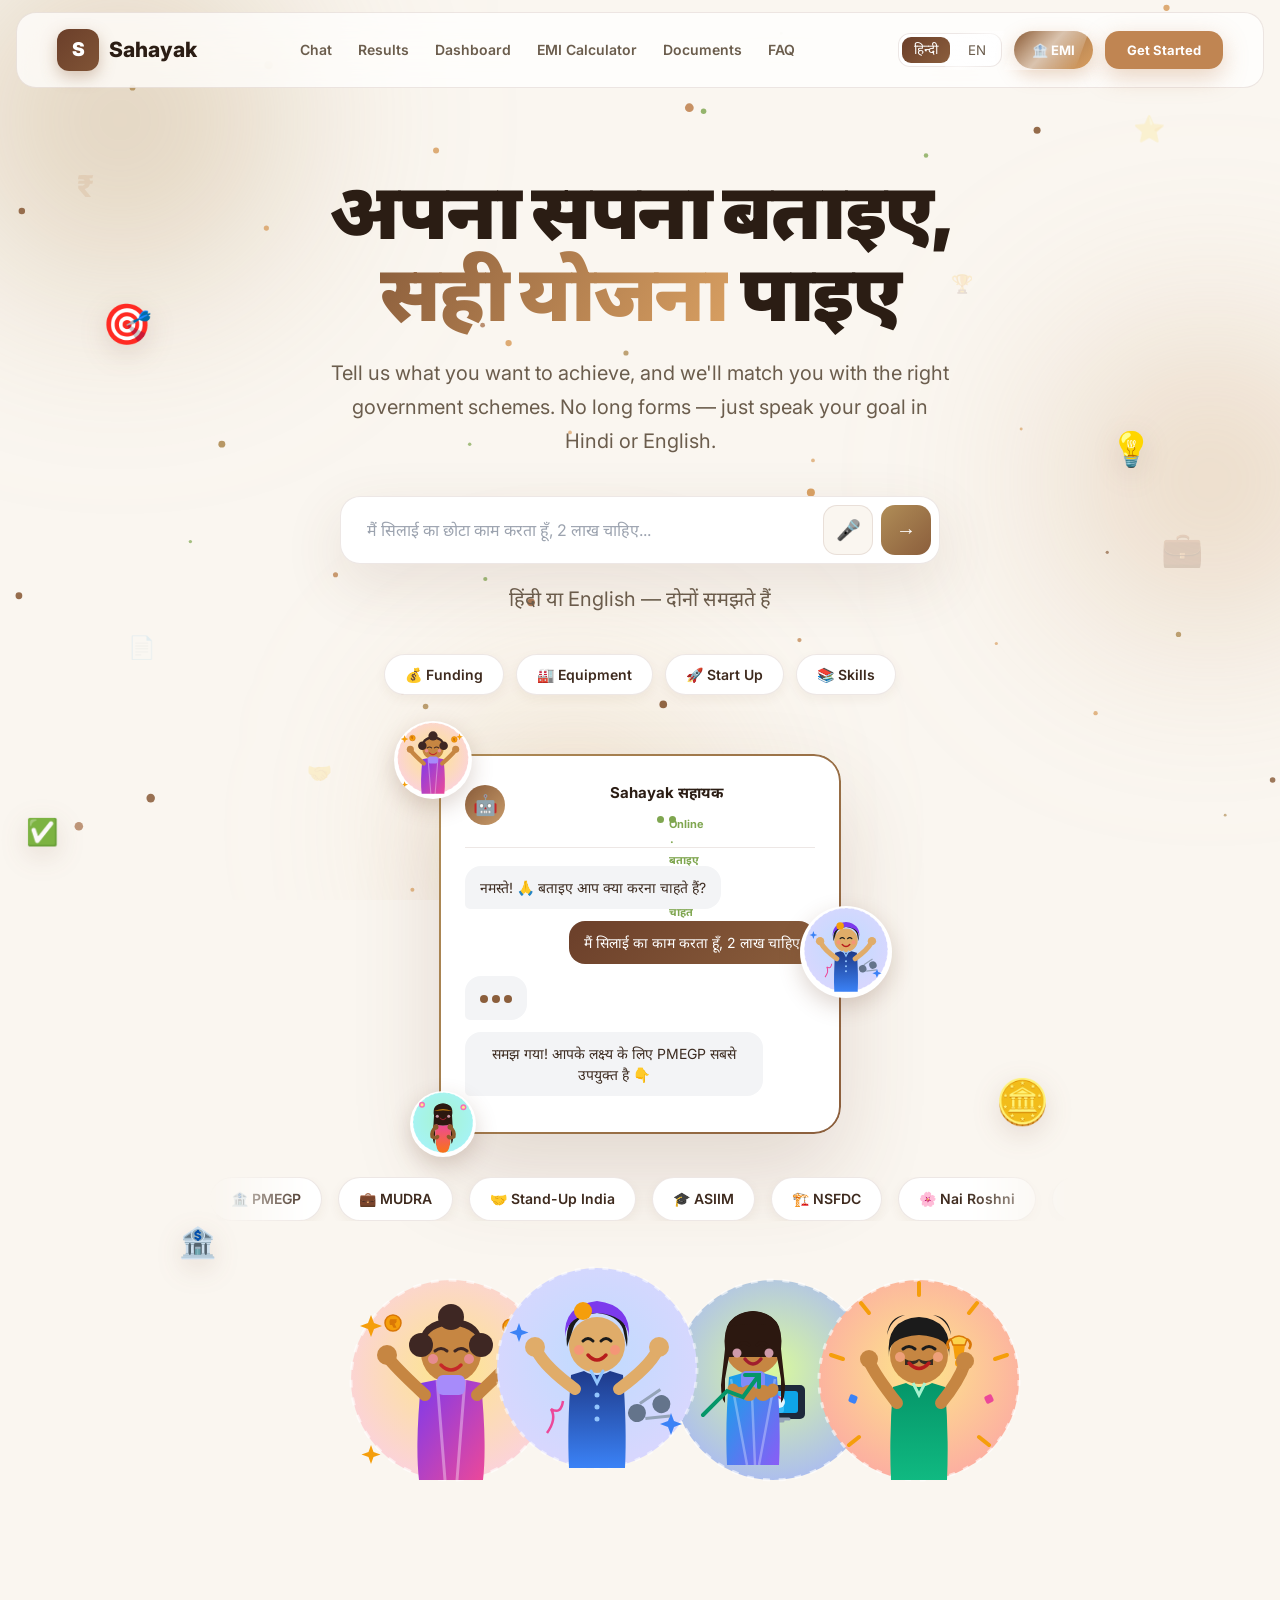
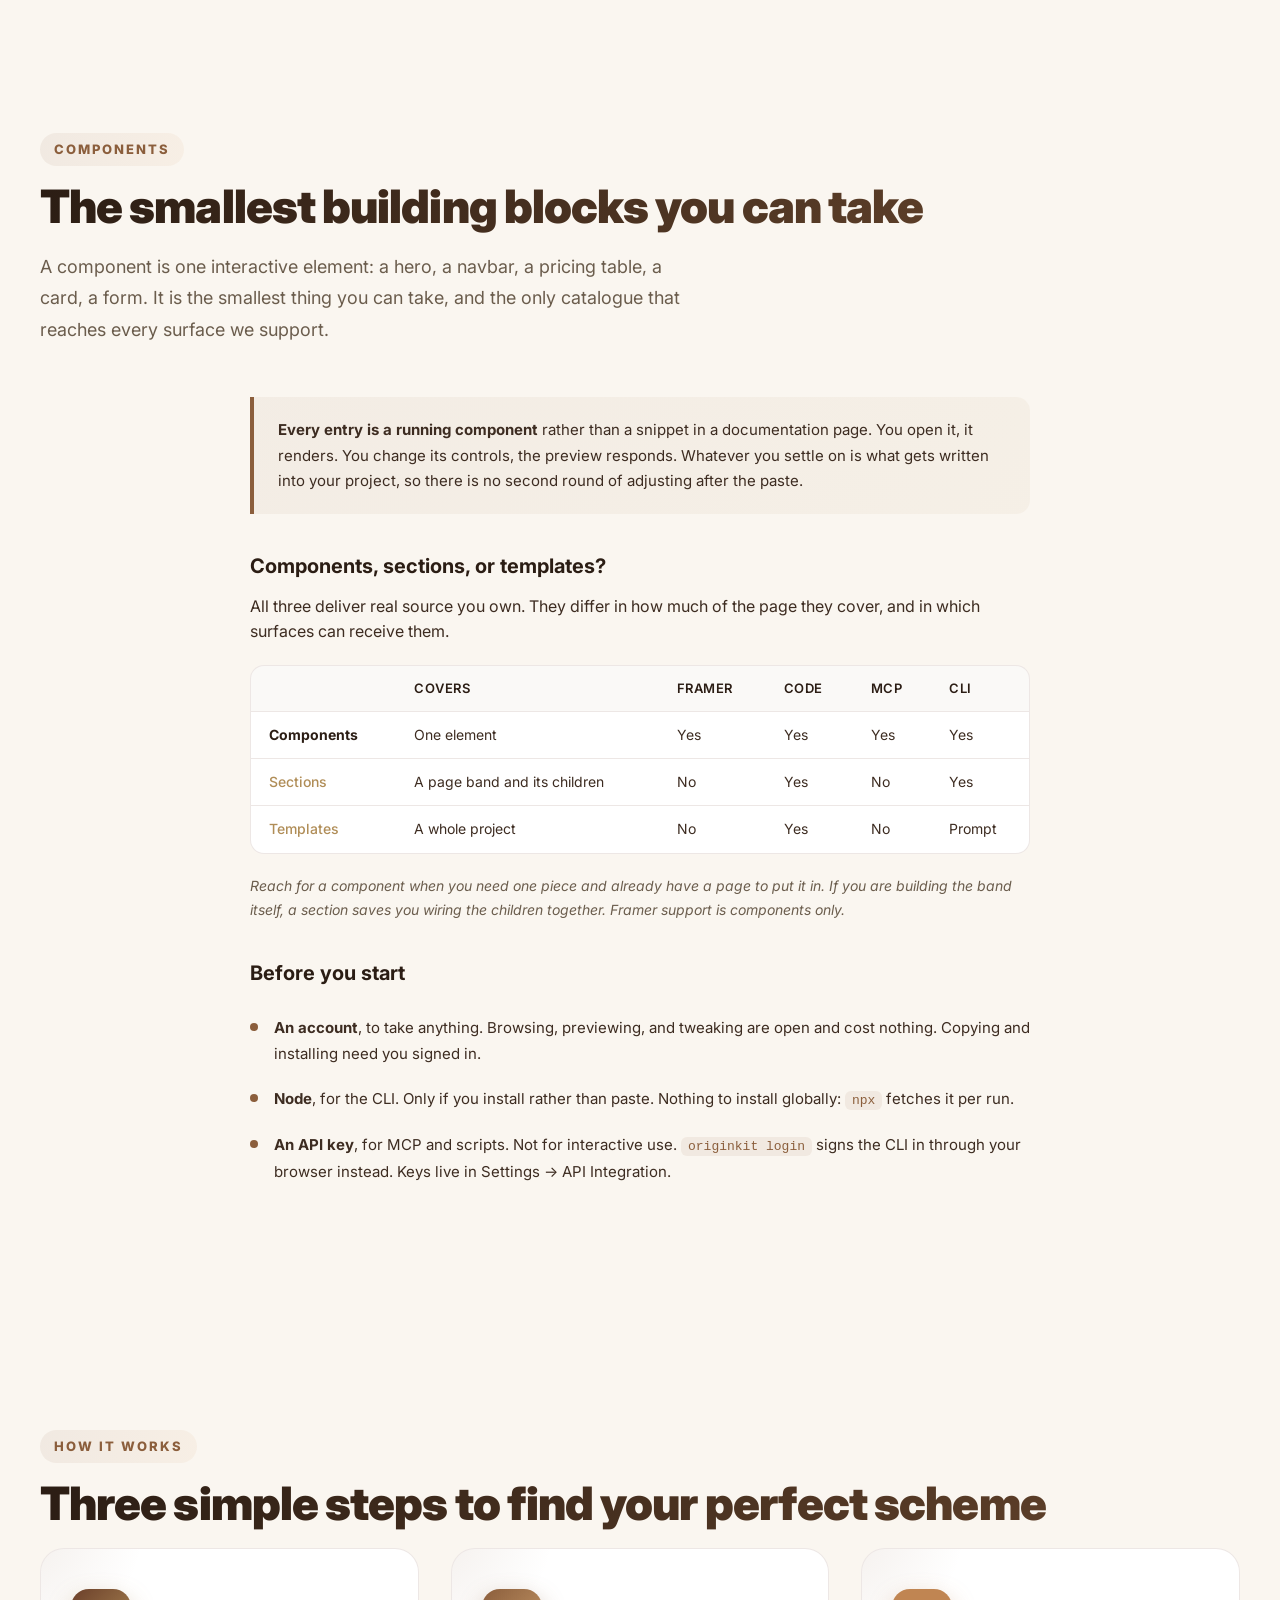
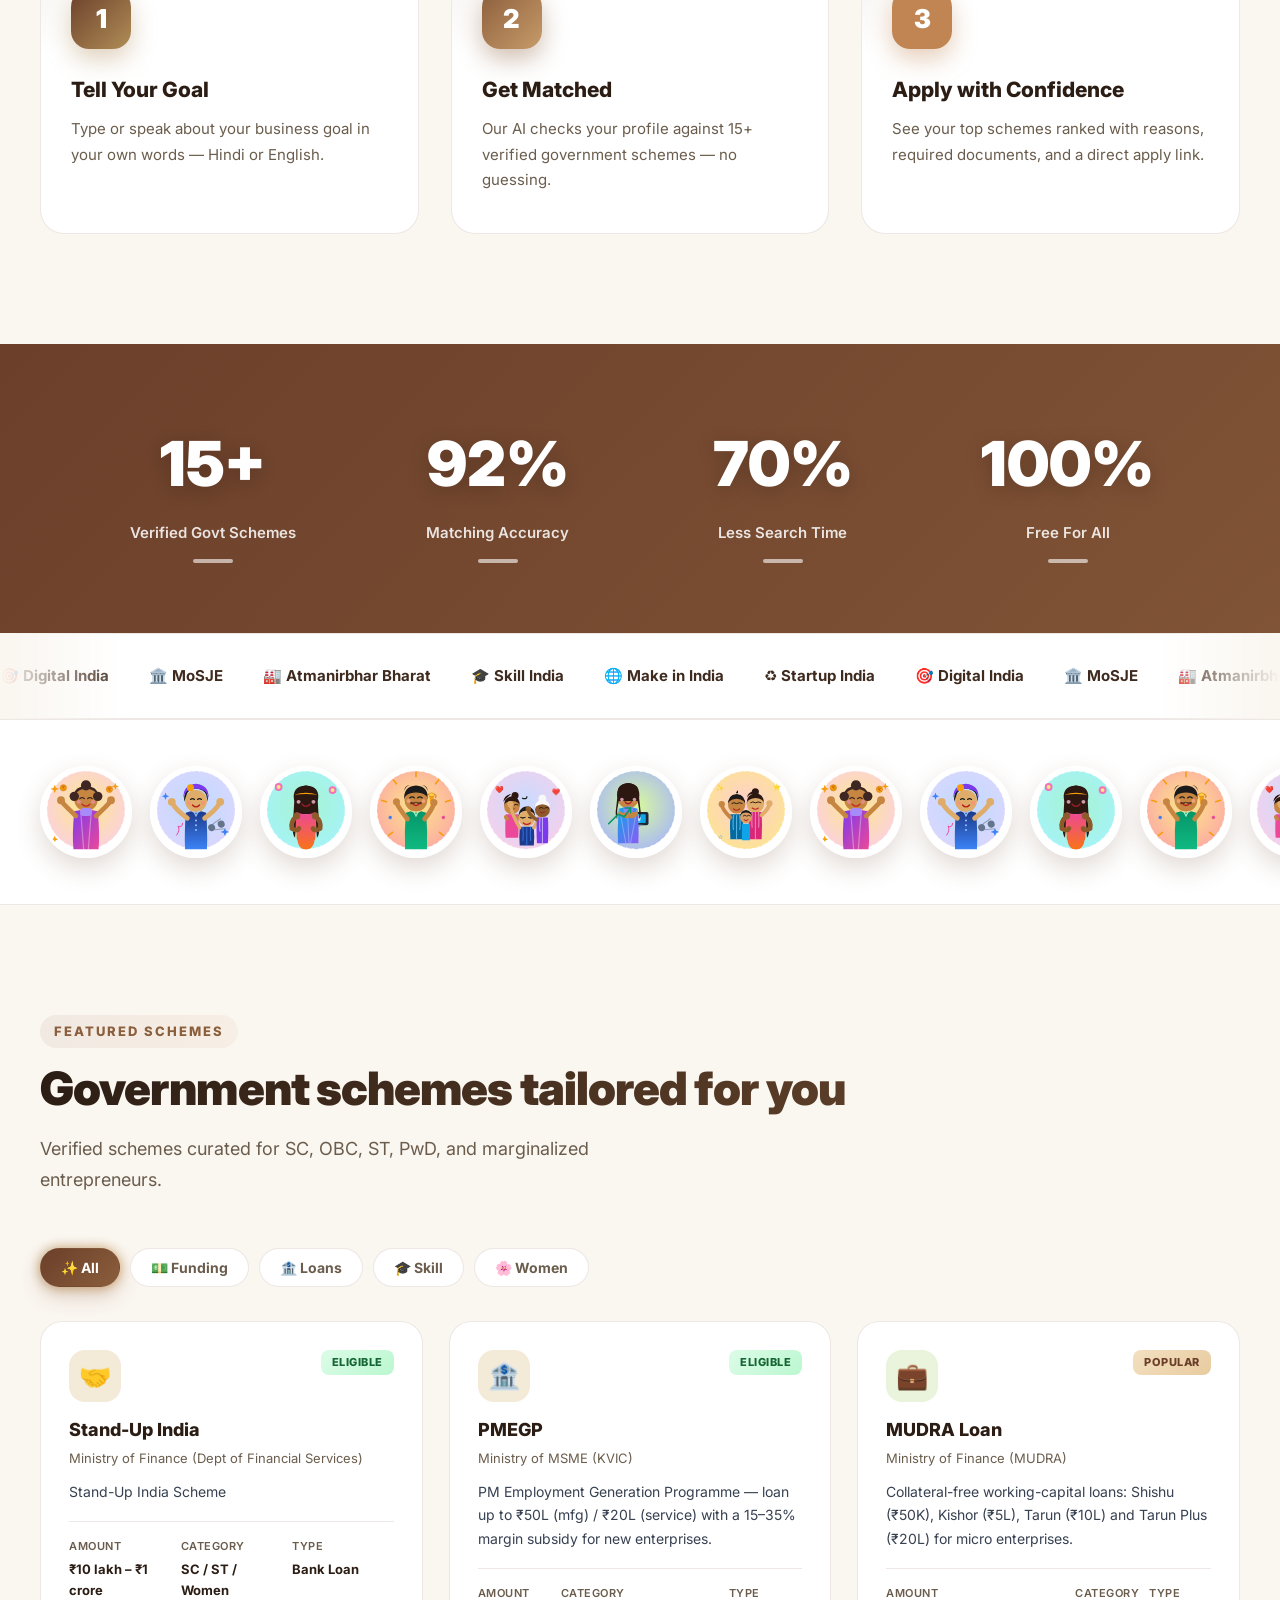
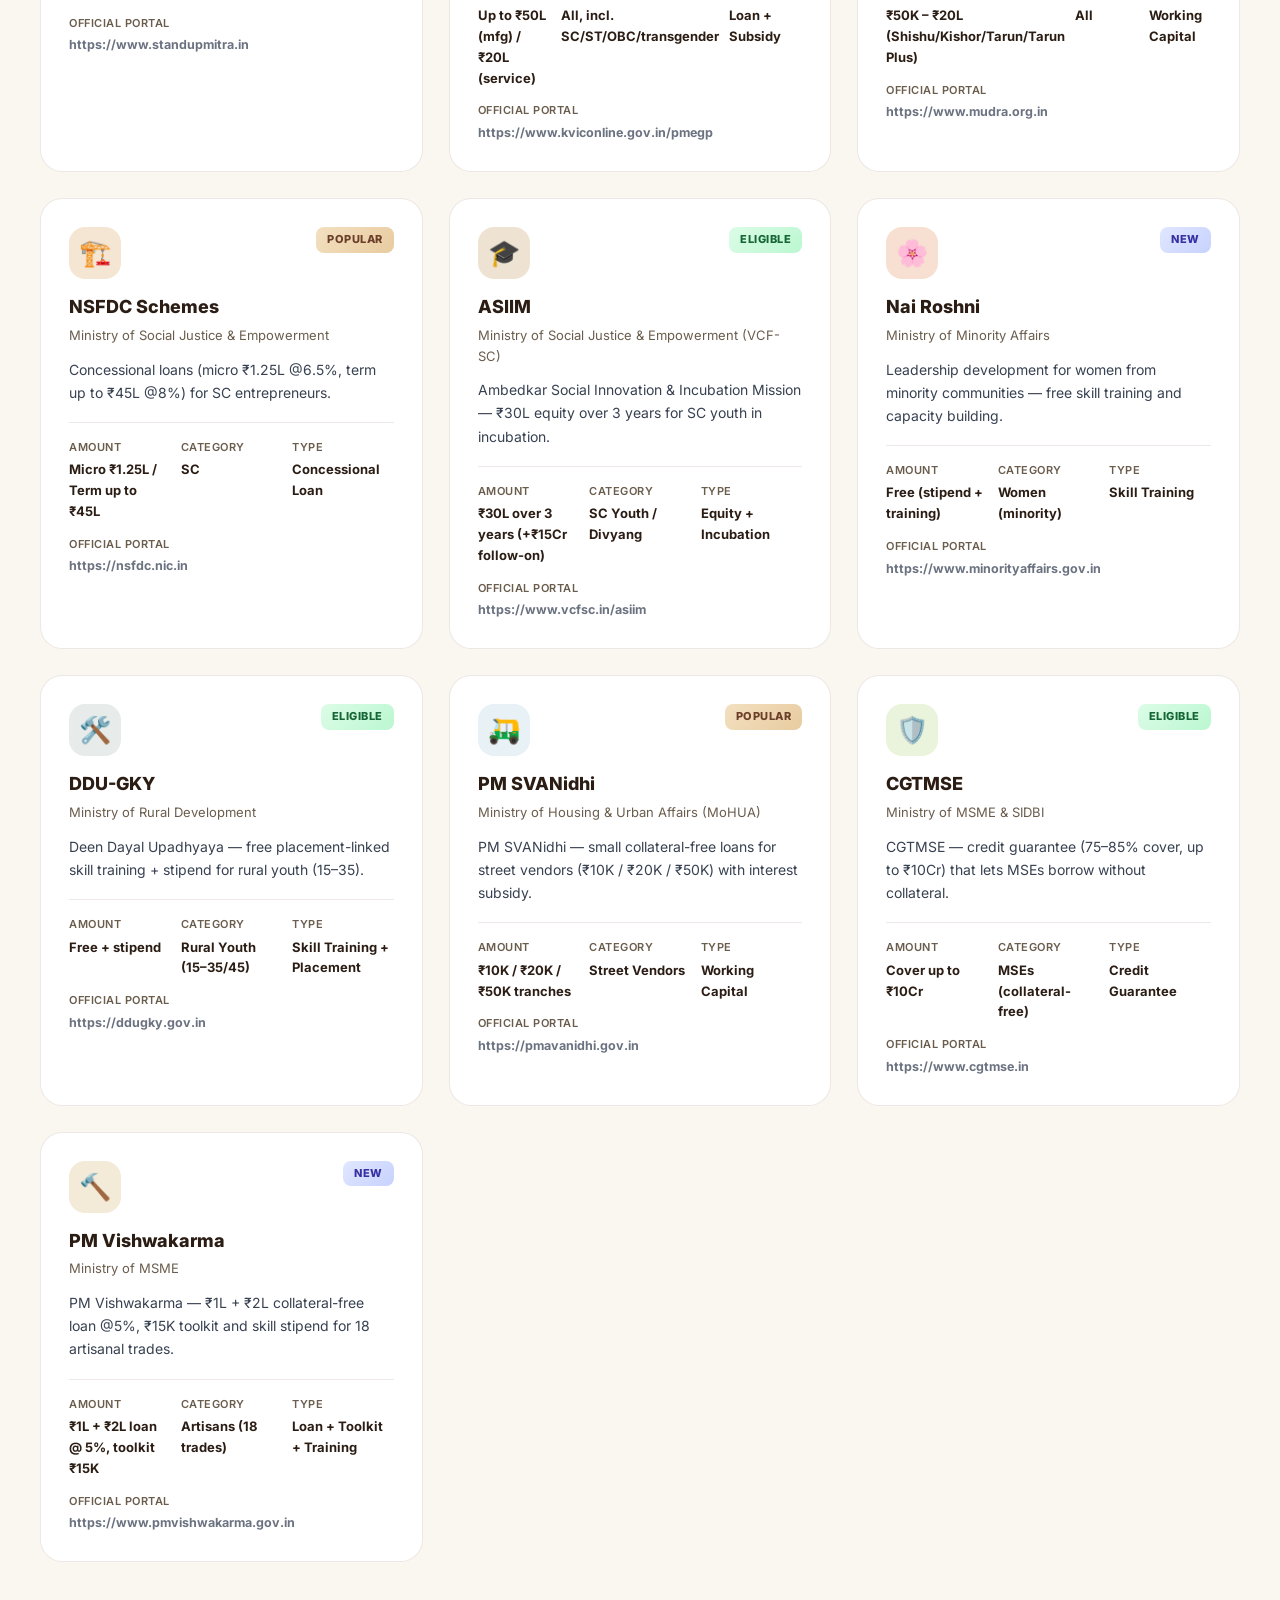
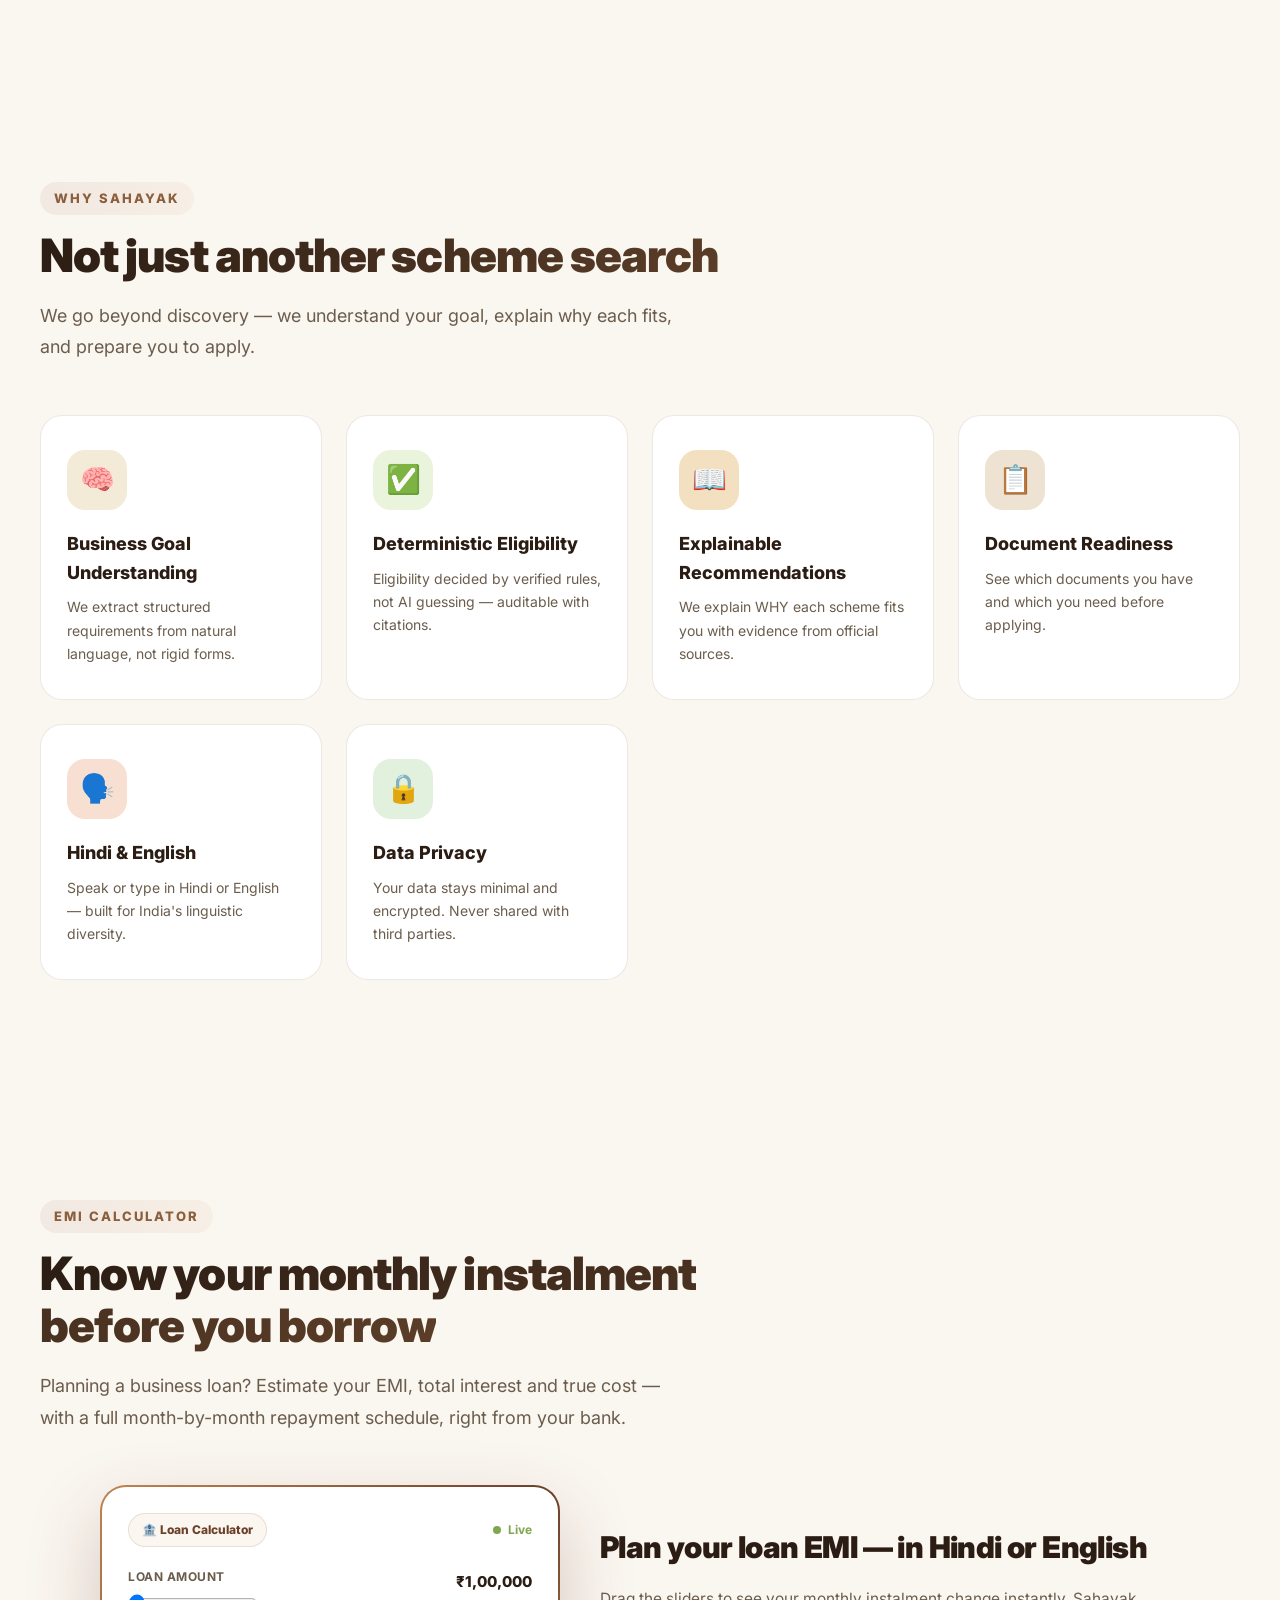
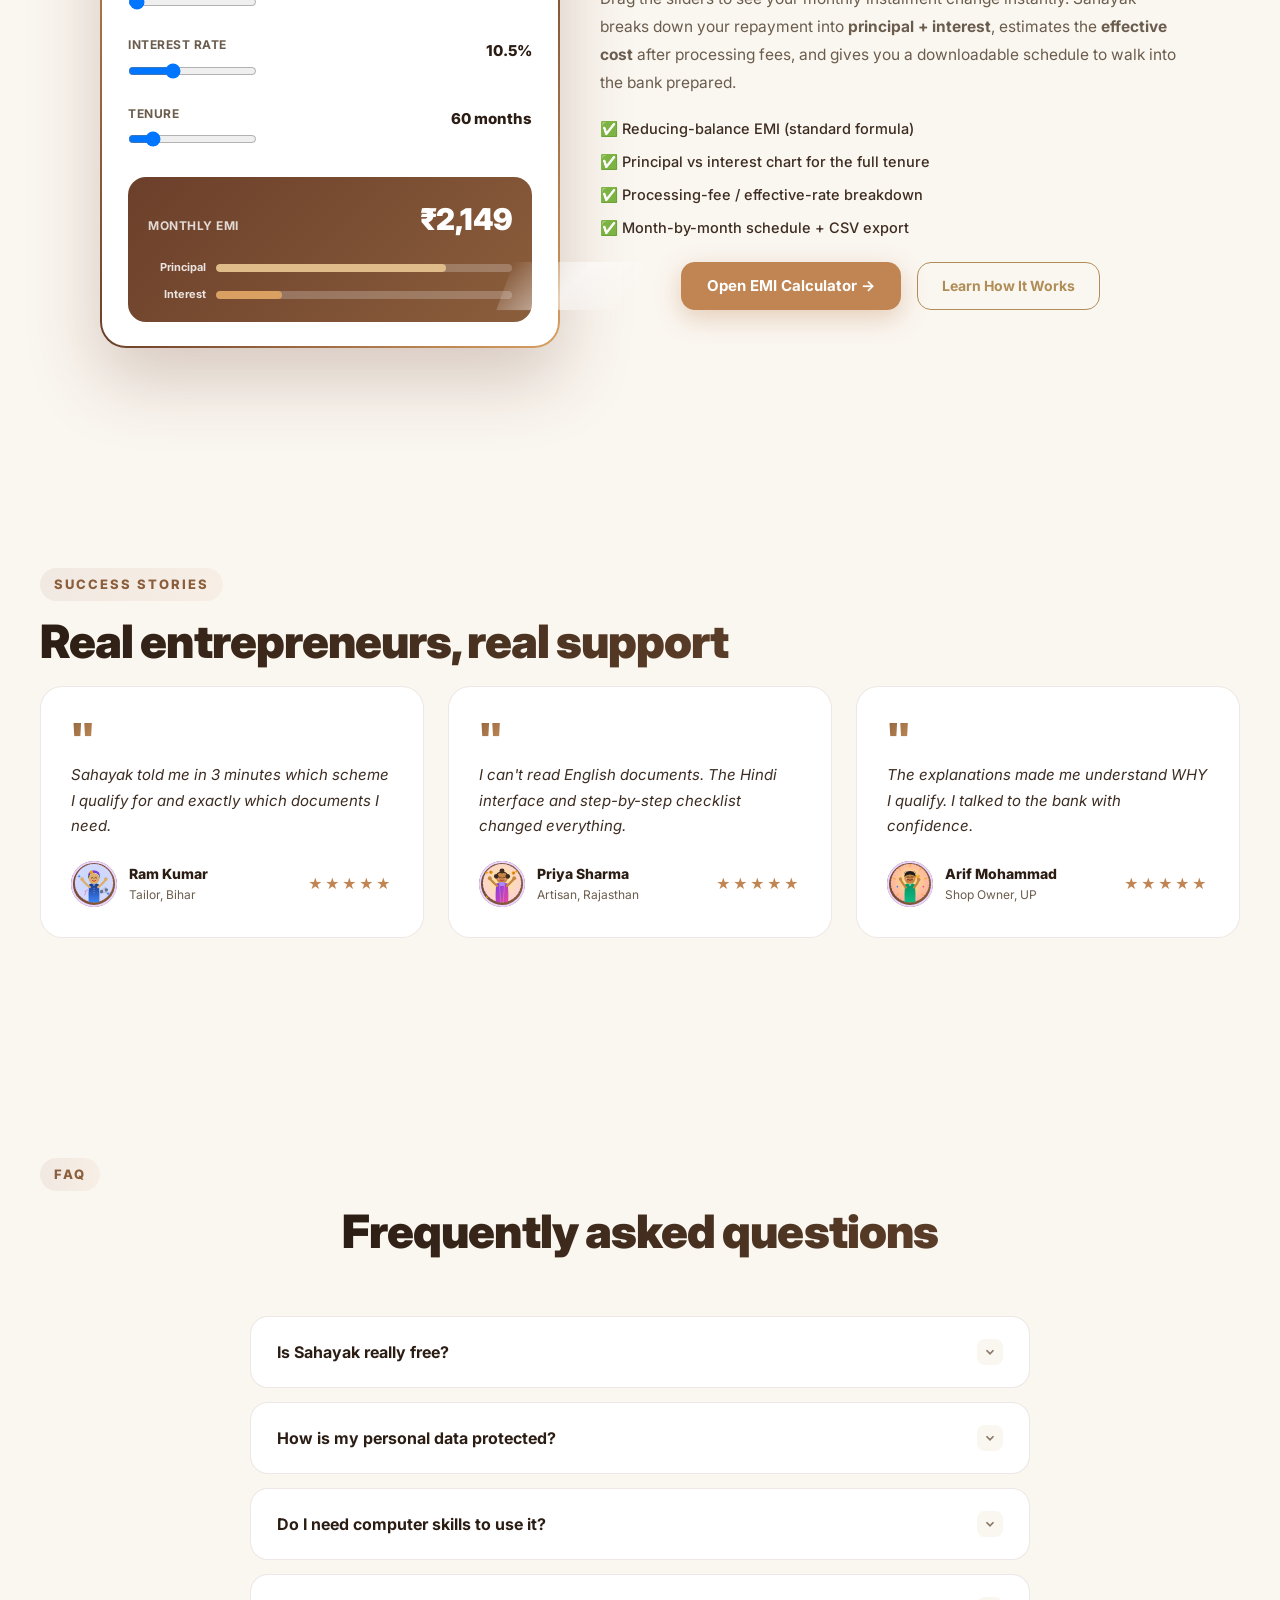
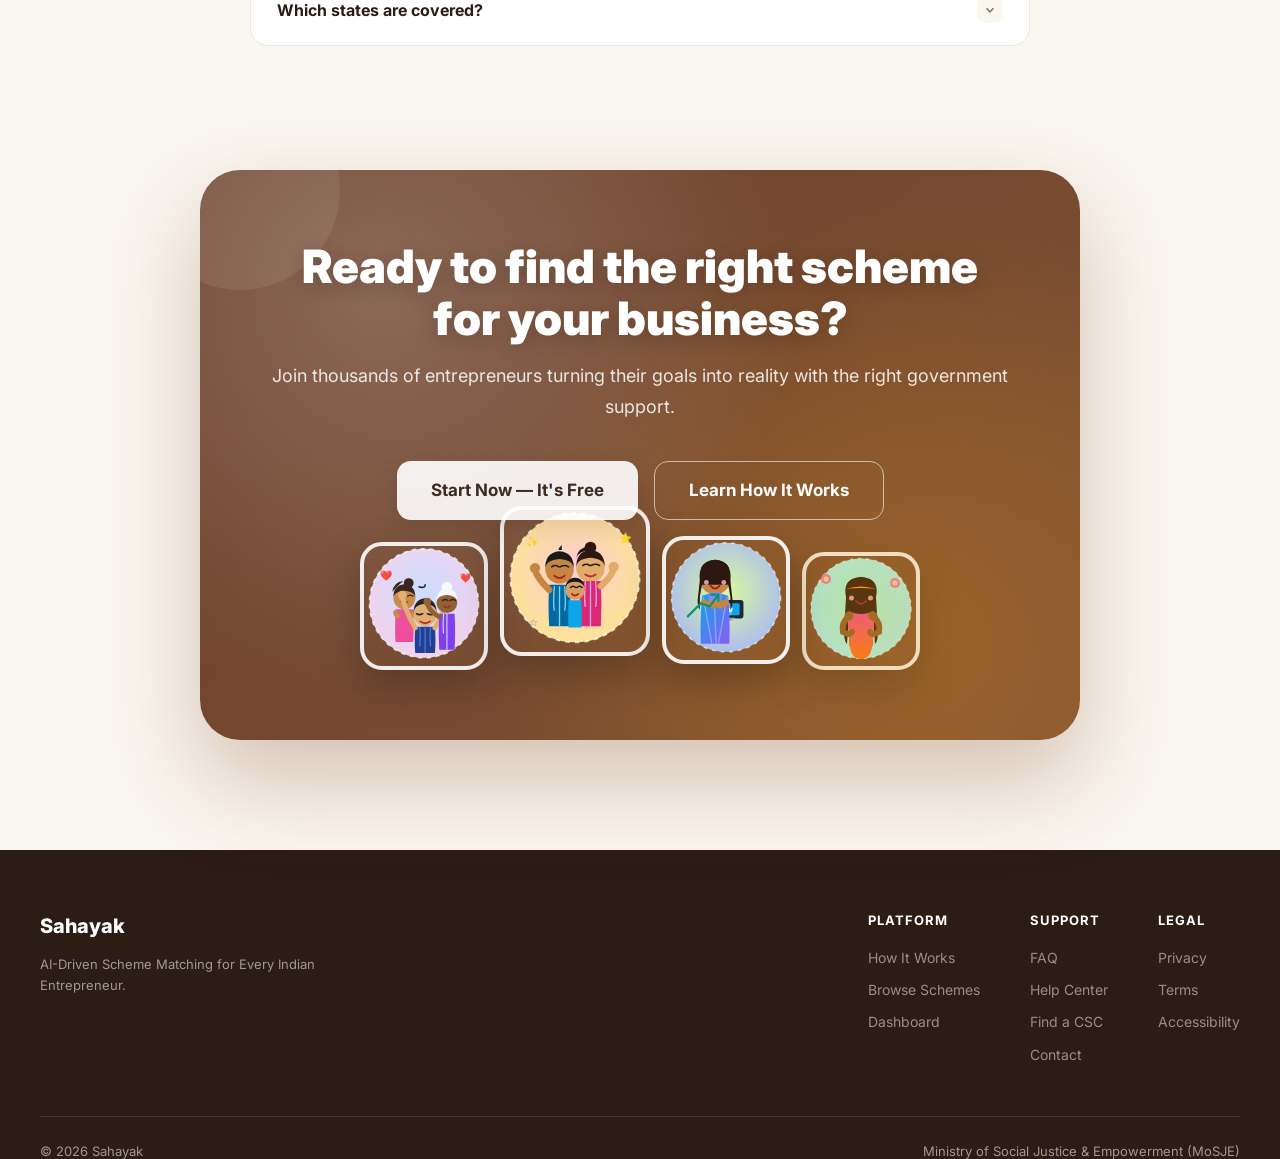
<file: static/site/index.html>
<!DOCTYPE html>
<html lang="hi">
<head>
  <meta charset="UTF-8" />
  <meta name="viewport" content="width=device-width, initial-scale=1.0" />
  <title>Sahayak — AI-Driven Scheme Matching for Entrepreneurs</title>
  <link rel="preconnect" href="https://fonts.googleapis.com" />
  <link rel="preconnect" href="https://fonts.gstatic.com" crossorigin />
  <link href="https://fonts.googleapis.com/css2?family=Inter:wght@400;500;600;700;800;900&family=Noto+Sans+Devanagari:wght@400;500;600;700;800&display=swap" rel="stylesheet" />
  <link rel="stylesheet" href="style.css" />
</head>
<body>

  <!-- 🎆 moving background: particles + floating shapes + orbs -->
  <canvas id="particles"></canvas>
  <div class="float-shape fs-1">₹</div>
  <div class="float-shape fs-2">📄</div>
  <div class="float-shape fs-3">⭐</div>
  <div class="float-shape fs-4">💼</div>
  <div class="float-shape fs-5">🤝</div>
  <div class="float-shape fs-6">🏆</div>
  <div class="bg-orbs"><div class="orb orb-1"></div><div class="orb orb-2"></div><div class="orb orb-3"></div></div>

  <!-- HEADER -->
  <header class="header" id="header">
    <a href="#" class="logo">
      <div class="logo-icon">S</div>
      <div class="logo-text">Sahayak</div>
    </a>
    <ul class="nav-links" id="navLinks">
      <li><a href="chat.html">Chat</a></li>
      <li><a href="results.html">Results</a></li>
      <li><a href="dashboard.html">Dashboard</a></li>
      <li><a href="emi.html">EMI Calculator</a></li>
      <li><a href="documents.html">Documents</a></li>
      <li><a href="#faq" data-i18n="nav.faq">FAQ</a></li>
    </ul>
    <div class="header-actions">
      <div class="lang-toggle" id="langToggle" data-lang="hi">
        <div class="lang-pill"></div>
        <button class="lang-btn active" onclick="setLang('hi')">हिन्दी</button>
        <button class="lang-btn" onclick="setLang('en')">EN</button>
      </div>
      <a href="emi.html" class="btn btn-accent emi-nav-btn" aria-label="EMI Calculator">🏦 EMI</a>
      <a href="chat.html" class="btn btn-accent" style="padding:9px 22px;font-size:13px;" data-i18n="cta.getStarted">Get Started</a>
      <button class="mobile-menu-btn" id="mobileBtn" aria-label="Menu"><span></span><span></span><span></span></button>
    </div>
  </header>

  <!-- HERO -->
  <section class="hero">
    <div class="floaty floaty-1">🎯</div>
    <div class="floaty floaty-2">💡</div>
    <div class="floaty floaty-3">🏦</div>
    <div class="floaty floaty-4">🪙</div>
    <div class="floaty floaty-5">✅</div>

    <div class="hero-inner">
      <h1 data-i18n="hero.title">अपना सपना बताइए,<br/><span class="lit">सही योजना</span> पाइए</h1>
      <p data-i18n="hero.sub">Tell us what you want to achieve, and we'll match you with the right government schemes. No long forms — just speak your goal in Hindi or English.</p>

      <div class="hero-input-wrap">
        <input class="hero-input" id="heroInput" type="text" placeholder="मैं सिलाई का छोटा काम करता हूँ, 2 लाख चाहिए..." onkeydown="if(event.key==='Enter'){event.preventDefault();goChat();}" />
        <button class="icon-btn hero-voice" title="Voice" onclick="alert('Voice input coming soon (Bhashini roadmap)')">🎤</button>
        <button class="icon-btn hero-send" title="Search" onclick="goChat()">→</button>
      </div>
      <script>function goChat(){var q=document.getElementById('heroInput').value.trim();location.href='chat.html'+(q?'?q='+encodeURIComponent(q):'');}</script>
      <p class="hero-hint" data-i18n="hero.hint">हिंदी या English — दोनों समझते हैं</p>

      <div class="quick-start">
        <button class="chip" onclick="location.href='chat.html'" data-i18n="hero.q1">💰 Funding</button>
        <button class="chip" onclick="location.href='chat.html'" data-i18n="hero.q2">🏭 Equipment</button>
        <button class="chip" onclick="location.href='chat.html'" data-i18n="hero.q3">🚀 Start Up</button>
        <button class="chip" onclick="location.href='chat.html'" data-i18n="hero.q4">📚 Skills</button>
      </div>

      <!-- 3D tilt live chat with happy people floating around -->
      <div class="tilt-zone" id="tiltZone">
        <div class="chat-frame">
          <div class="chat-card" id="chatCard">
            <div class="chat-head">
              <div class="chat-avatar">🤖</div>
              <div style="flex:1;">
                <strong data-i18n="mock.name" style="font-size:15px;color:var(--heading);">Sahayak सहायक</strong><br/>
                <span class="live"><span></span><span data-i18n="mock.status">Online · बताइए आप क्या चाहते हैं</span></span>
              </div>
            </div>
            <div id="chatBody">
              <div class="chat-line bot"><div class="bubble" data-i18n="mock.greeting">नमस्ते! 🙏 बताइए आप क्या करना चाहते हैं?</div></div>
            </div>
          </div>
          <div class="float-person fp-1"><img src="images/woman-artisan.svg" alt="Happy artisan" /></div>
          <div class="float-person fp-2"><img src="images/man-tailor.svg" alt="Happy tailor" /></div>
          <div class="float-person fp-3"><img src="images/woman-handicraft.svg" alt="Happy artisan" /></div>
        </div>
      </div>

      <!-- marquee -->
      <div class="hero-marquee marquee" style="margin-top:44px;">
        <div class="marquee-track" id="marqueeTrack">
          <span class="mini-pill">🏦 PMEGP</span><span class="mini-pill">💼 MUDRA</span><span class="mini-pill">🤝 Stand-Up India</span><span class="mini-pill">🎓 ASIIM</span><span class="mini-pill">🏗️ NSFDC</span><span class="mini-pill">🌸 Nai Roshni</span><span class="mini-pill">🛠️ DDU-GKY</span><span class="mini-pill">🚀 Entrepreneurship</span>
        </div>
      </div>

      <!-- happy people row -->
      <div class="hero-people-row">
        <div class="hero-person"><img src="images/woman-artisan.svg" alt="Happy artisan" /></div>
        <div class="hero-person"><img src="images/man-tailor.svg" alt="Happy tailor" /></div>
        <div class="hero-person"><img src="images/woman-entrepreneur.svg" alt="Woman entrepreneur" /></div>
        <div class="hero-person"><img src="images/shopkeeper.svg" alt="Happy shopkeeper" /></div>
      </div>
    </div>
  </section>

  <!-- COMPONENTS DOCUMENTATION -->
  <section class="section" id="components">
    <span class="label">Components</span>
    <h2 class="title"><span class="reveal-txt">The smallest building blocks you can take</span></h2>
    <p class="desc">A component is one interactive element: a hero, a navbar, a pricing table, a card, a form. It is the smallest thing you can take, and the only catalogue that reaches every surface we support.</p>

    <div class="doc-content reveal">
      <div class="doc-callout">
        <strong>Every entry is a running component</strong> rather than a snippet in a documentation page. You open it, it renders. You change its controls, the preview responds. Whatever you settle on is what gets written into your project, so there is no second round of adjusting after the paste.
      </div>

      <h3 class="doc-heading">Components, sections, or templates?</h3>
      <p>All three deliver real source you own. They differ in how much of the page they cover, and in which surfaces can receive them.</p>

      <div class="doc-table-wrap">
        <table class="doc-table">
          <thead>
            <tr>
              <th></th>
              <th>Covers</th>
              <th>Framer</th>
              <th>Code</th>
              <th>MCP</th>
              <th>CLI</th>
            </tr>
          </thead>
          <tbody>
            <tr>
              <td><strong>Components</strong></td>
              <td>One element</td>
              <td>Yes</td>
              <td>Yes</td>
              <td>Yes</td>
              <td>Yes</td>
            </tr>
            <tr>
              <td><a href="#sections">Sections</a></td>
              <td>A page band and its children</td>
              <td>No</td>
              <td>Yes</td>
              <td>No</td>
              <td>Yes</td>
            </tr>
            <tr>
              <td><a href="#templates">Templates</a></td>
              <td>A whole project</td>
              <td>No</td>
              <td>Yes</td>
              <td>No</td>
              <td>Prompt</td>
            </tr>
          </tbody>
        </table>
      </div>

      <p class="doc-note">Reach for a component when you need one piece and already have a page to put it in. If you are building the band itself, a section saves you wiring the children together. Framer support is components only.</p>

      <h3 class="doc-heading">Before you start</h3>
      <ul class="doc-list">
        <li><strong>An account</strong>, to take anything. Browsing, previewing, and tweaking are open and cost nothing. Copying and installing need you signed in.</li>
        <li><strong>Node</strong>, for the CLI. Only if you install rather than paste. Nothing to install globally: <code>npx</code> fetches it per run.</li>
        <li><strong>An API key</strong>, for MCP and scripts. Not for interactive use. <code>originkit login</code> signs the CLI in through your browser instead. Keys live in Settings → API Integration.</li>
      </ul>
    </div>
  </section>

  <!-- HOW IT WORKS -->
  <section class="section" id="how">
    <span class="label" data-i18n="how.label">How It Works</span>
    <h2 class="title"><span class="reveal-txt" data-i18n="how.title">Three simple steps to find your perfect scheme</span></h2>
    <div class="steps-grid">
      <div class="step-card reveal">
        <div class="step-num">1</div>
        <h3 data-i18n="how.s1.title">Tell Your Goal</h3>
        <p data-i18n="how.s1.desc">Type or speak about your business goal in your own words — Hindi or English.</p>
      </div>
      <div class="step-card reveal">
        <div class="step-num">2</div>
        <h3 data-i18n="how.s2.title">Get Matched</h3>
        <p data-i18n="how.s2.desc">Our AI checks your profile against 15+ verified government schemes — no guessing.</p>
      </div>
      <div class="step-card reveal">
        <div class="step-num">3</div>
        <h3 data-i18n="how.s3.title">Apply with Confidence</h3>
        <p data-i18n="how.s3.desc">See your top schemes ranked with reasons, required documents, and a direct apply link.</p>
      </div>
    </div>
  </section>

  <!-- STATS -->
  <section class="stats-band">
    <div class="stats-grid">
      <div class="stat-item"><h2 class="counter" data-count="15" data-suffix="+">0</h2><p data-i18n="stats.schemes">Verified Govt Schemes</p></div>
      <div class="stat-item"><h2 class="counter" data-count="92" data-suffix="%">0</h2><p data-i18n="stats.accuracy">Matching Accuracy</p></div>
      <div class="stat-item"><h2 class="counter" data-count="70" data-suffix="%">0</h2><p data-i18n="stats.time">Less Search Time</p></div>
      <div class="stat-item"><h2 class="counter" data-count="100" data-suffix="%">0</h2><p data-i18n="stats.free">Free For All</p></div>
    </div>
  </section>

  <!-- TRUST MARQUEE -->
  <section class="trust-strip">
    <div class="trust-track" id="trustTrack">
      <span class="trust-chip">🎯 Digital India</span><span class="trust-chip">🏛️ MoSJE</span><span class="trust-chip">🏭 Atmanirbhar Bharat</span><span class="trust-chip">🎓 Skill India</span><span class="trust-chip">🌐 Make in India</span><span class="trust-chip">♻️ Startup India</span>
    </div>
  </section>

  <!-- HAPPY PEOPLE BAND (photo strip) -->
  <section class="people-band" aria-label="Happy entrepreneurs">
    <div class="people-marquee" id="peopleMarquee">
      <img src="images/woman-artisan.svg" alt="" /><img src="images/man-tailor.svg" alt="" /><img src="images/woman-handicraft.svg" alt="" /><img src="images/shopkeeper.svg" alt="" /><img src="images/community-celebrate.svg" alt="" /><img src="images/woman-entrepreneur.svg" alt="" /><img src="images/family-happy.svg" alt="" />
    </div>
  </section>

  <!-- SCHEMES -->
  <section class="section" id="schemes">
    <span class="label" data-i18n="schemes.label">Featured Schemes</span>
    <h2 class="title"><span class="reveal-txt" data-i18n="schemes.title">Government schemes tailored for you</span></h2>
    <p class="desc" data-i18n="schemes.desc">Verified schemes curated for SC, OBC, ST, PwD, and marginalized entrepreneurs.</p>
    <div class="filter-row" id="filterRow">
      <button class="filter-chip active" data-filter="all">✨ All</button>
      <button class="filter-chip" data-filter="funding">💵 Funding</button>
      <button class="filter-chip" data-filter="loan">🏦 Loans</button>
      <button class="filter-chip" data-filter="skill">🎓 Skill</button>
      <button class="filter-chip" data-filter="women">🌸 Women</button>
    </div>
    <div class="schemes-grid" id="schemesGrid"></div>
  </section>

  <!-- WHY -->
  <section class="section" id="why">
    <span class="label" data-i18n="why.label">Why Sahayak</span>
    <h2 class="title"><span class="reveal-txt" data-i18n="why.title">Not just another scheme search</span></h2>
    <p class="desc" data-i18n="why.desc">We go beyond discovery — we understand your goal, explain why each fits, and prepare you to apply.</p>
    <div class="why-grid">
      <div class="why-card reveal"><div class="why-icon" style="background:#F3EAD8;color:var(--primary-light);">🧠</div><h3 data-i18n="why.c1.t">Business Goal Understanding</h3><p data-i18n="why.c1.d">We extract structured requirements from natural language, not rigid forms.</p></div>
      <div class="why-card reveal"><div class="why-icon" style="background:#EAF3DC;color:var(--success);">✅</div><h3 data-i18n="why.c2.t">Deterministic Eligibility</h3><p data-i18n="why.c2.d">Eligibility decided by verified rules, not AI guessing — auditable with citations.</p></div>
      <div class="why-card reveal"><div class="why-icon" style="background:#F3E0C0;color:#8A5A2B;">📖</div><h3 data-i18n="why.c3.t">Explainable Recommendations</h3><p data-i18n="why.c3.d">We explain WHY each scheme fits you with evidence from official sources.</p></div>
      <div class="why-card reveal"><div class="why-icon" style="background:#EEE3D2;color:var(--secondary);">📋</div><h3 data-i18n="why.c4.t">Document Readiness</h3><p data-i18n="why.c4.d">See which documents you have and which you need before applying.</p></div>
      <div class="why-card reveal"><div class="why-icon" style="background:#F7E0D2;color:var(--pink);">🗣️</div><h3 data-i18n="why.c5.t">Hindi & English</h3><p data-i18n="why.c5.d">Speak or type in Hindi or English — built for India's linguistic diversity.</p></div>
      <div class="why-card reveal"><div class="why-icon" style="background:#E2F0DE;color:var(--success);">🔒</div><h3 data-i18n="why.c6.t">Data Privacy</h3><p data-i18n="why.c6.d">Your data stays minimal and encrypted. Never shared with third parties.</p></div>
    </div>
  </section>

  <!-- EMI CALCULATOR -->
  <section class="section" id="emi">
    <span class="label">EMI Calculator</span>
    <h2 class="title"><span class="reveal-txt">Know your monthly instalment<br/>before you borrow</span></h2>
    <p class="desc">Planning a business loan? Estimate your EMI, total interest and true cost — with a full month-by-month repayment schedule, right from your bank.</p>

    <div class="emi-preview reveal">
      <div class="emi-preview-card">
        <div class="ep-inside">
          <div class="ep-head">
            <span class="ep-badge">🏦 Loan Calculator</span>
            <span class="ep-feelive"><span class="live-dot"></span> Live</span>
          </div>
          <div class="ep-inputs">
            <div class="ep-field">
              <span class="ep-label">Loan amount</span>
              <span class="ep-value" id="epP">₹1,00,000</span>
              <input type="range" class="emi-range" id="epPSlider" min="10000" max="10000000" step="10000" value="100000" />
            </div>
            <div class="ep-field">
              <span class="ep-label">Interest rate</span>
              <span class="ep-value" id="epR">10.5%</span>
              <input type="range" class="emi-range" id="epRSlider" min="1" max="30" step="0.1" value="10.5" />
            </div>
            <div class="ep-field">
              <span class="ep-label">Tenure</span>
              <span class="ep-value" id="epN">60 months</span>
              <input type="range" class="emi-range" id="epNSlider" min="6" max="360" step="1" value="60" />
            </div>
          </div>
          <div class="ep-result">
            <div class="ep-result-inner">
              <span class="ep-result-label">Monthly EMI</span>
              <span class="ep-result-value" id="epEMI">₹2,149</span>
            </div>
            <div class="ep-bars">
              <div class="ep-bar"><span class="ep-bar-label">Principal</span><div class="ep-bar-track"><div class="ep-bar-fill principal" id="epBarP"></div></div></div>
              <div class="ep-bar"><span class="ep-bar-label">Interest</span><div class="ep-bar-track"><div class="ep-bar-fill interest" id="epBarI"></div></div></div>
            </div>
          </div>
        </div>
      </div>
      <div class="emi-preview-copy">
        <h3>Plan your loan EMI — in Hindi or English</h3>
        <p>Drag the sliders to see your monthly instalment change instantly. Sahayak breaks down your repayment into <b>principal + interest</b>, estimates the <b>effective cost</b> after processing fees, and gives you a downloadable schedule to walk into the bank prepared.</p>
        <ul class="ep-list">
          <li>✅ Reducing-balance EMI (standard formula)</li>
          <li>✅ Principal vs interest chart for the full tenure</li>
          <li>✅ Processing-fee / effective-rate breakdown</li>
          <li>✅ Month-by-month schedule + CSV export</li>
        </ul>
        <div class="cta-btns" style="margin-top:22px;">
          <a href="emi.html" class="btn btn-accent">Open EMI Calculator →</a>
          <a href="#how" class="btn btn-ghost" style="padding:12px 24px;font-size:14px;">Learn How It Works</a>
        </div>
      </div>
    </div>
  </section>

  <!-- TESTIMONIALS -->
  <section class="section" id="testimonials">
    <span class="label" data-i18n="testi.label">Success Stories</span>
    <h2 class="title"><span class="reveal-txt" data-i18n="testi.title">Real entrepreneurs, real support</span></h2>
    <div class="testi-grid">
      <div class="testi reveal"><div><span class="quote-mark">"</span><p data-i18n="testi.t1">Sahayak told me in 3 minutes which scheme I qualify for and exactly which documents I need.</p></div><div class="person"><div class="t-avatar"><img src="images/man-tailor.svg" alt="Ram Kumar" /></div><div><div class="t-name" data-i18n="testi.t1n">Ram Kumar</div><div class="t-role" data-i18n="testi.t1r">Tailor, Bihar</div></div><div class="t-stars" style="margin-left:auto;">★★★★★</div></div></div>
      <div class="testi reveal"><div><span class="quote-mark">"</span><p data-i18n="testi.t2">I can't read English documents. The Hindi interface and step-by-step checklist changed everything.</p></div><div class="person"><div class="t-avatar"><img src="images/woman-artisan.svg" alt="Priya Sharma" /></div><div><div class="t-name" data-i18n="testi.t2n">Priya Sharma</div><div class="t-role" data-i18n="testi.t2r">Artisan, Rajasthan</div></div><div class="t-stars" style="margin-left:auto;">★★★★★</div></div></div>
      <div class="testi reveal"><div><span class="quote-mark">"</span><p data-i18n="testi.t3">The explanations made me understand WHY I qualify. I talked to the bank with confidence.</p></div><div class="person"><div class="t-avatar"><img src="images/shopkeeper.svg" alt="Arif Mohammad" /></div><div><div class="t-name" data-i18n="testi.t3n">Arif Mohammad</div><div class="t-role" data-i18n="testi.t3r">Shop Owner, UP</div></div><div class="t-stars" style="margin-left:auto;">★★★★★</div></div></div>
    </div>
  </section>

  <!-- FAQ -->
  <section class="section" id="faq">
    <span class="label" data-i18n="faq.label">FAQ</span>
    <h2 class="title" style="text-align:center;"><span class="reveal-txt" data-i18n="faq.title">Frequently asked questions</span></h2>
    <div style="height:40px;"></div>
    <div class="faq-list" id="faqList">
      <div class="faq-item reveal"><button class="faq-q"><span data-i18n="faq.q1">Is Sahayak really free?</span><span class="faq-chev"><svg viewBox="0 0 16 16" fill="none" stroke="#8A7968" stroke-width="2"><path d="M4 6l4 4 4-4"/></svg></span></button><div class="faq-a"><div class="faq-a-inner" data-i18n="faq.a1">Yes, completely free for all users. No hidden charges, ever.</div></div></div>
      <div class="faq-item reveal"><button class="faq-q"><span data-i18n="faq.q2">How is my personal data protected?</span><span class="faq-chev"><svg viewBox="0 0 16 16" fill="none" stroke="#8A7968" stroke-width="2"><path d="M4 6l4 4 4-4"/></svg></span></button><div class="faq-a"><div class="faq-a-inner" data-i18n="faq.a2">We collect only minimal info needed for eligibility. It is encrypted and never shared.</div></div></div>
      <div class="faq-item reveal"><button class="faq-q"><span data-i18n="faq.q3">Do I need computer skills to use it?</span><span class="faq-chev"><svg viewBox="0 0 16 16" fill="none" stroke="#8A7968" stroke-width="2"><path d="M4 6l4 4 4-4"/></svg></span></button><div class="faq-a"><div class="faq-a-inner" data-i18n="faq.a3">No. Just talk naturally in Hindi or English. Voice support is coming soon.</div></div></div>
      <div class="faq-item reveal"><button class="faq-q"><span data-i18n="faq.q4">Which states are covered?</span><span class="faq-chev"><svg viewBox="0 0 16 16" fill="none" stroke="#8A7968" stroke-width="2"><path d="M4 6l4 4 4-4"/></svg></span></button><div class="faq-a"><div class="faq-a-inner" data-i18n="faq.a4">Our central schemes cover all of India. State schemes are being added.</div></div></div>
    </div>
  </section>

  <!-- CTA -->
  <div class="cta-band">
    <div class="cta-inner reveal">
      <div class="cta-content">
        <h2 data-i18n="cta.title">Ready to find the right scheme<br/>for your business?</h2>
        <p data-i18n="cta.sub">Join thousands of entrepreneurs turning their goals into reality with the right government support.</p>
        <div class="cta-btns">
          <a href="chat.html" class="btn btn-white btn-lg" style="font-size:17px;padding:15px 34px;" data-i18n="cta.primary">Start Now — It's Free</a>
          <a href="#how" class="btn btn-ghost btn-lg" style="font-size:17px;padding:15px 34px;color:#fff;border-color:rgba(255,255,255,0.6);" data-i18n="cta.secondary">Learn How It Works</a>
        </div>
      </div>
      <div class="collage" aria-label="Happy entrepreneurs">
        <img src="images/community-celebrate.svg" alt="" /><img src="images/family-happy.svg" alt="" /><img src="images/woman-entrepreneur.svg" alt="" /><img src="images/woman-handicraft.svg" alt="" />
      </div>
    </div>
  </div>

  <!-- FOOTER -->
  <footer class="footer">
    <div class="footer-inner">
      <div class="footer-brand">
        <div class="logo-text">Sahayak</div>
        <p data-i18n="footer.tagline" style="font-size:13px;line-height:1.6;">AI-Driven Scheme Matching for Every Indian Entrepreneur.</p>
      </div>
      <div class="footer-links">
        <div class="footer-col"><h4>Platform</h4><a href="chat.html">How It Works</a><a href="results.html">Browse Schemes</a><a href="dashboard.html">Dashboard</a></div>
        <div class="footer-col"><h4>Support</h4><a href="#faq">FAQ</a><a href="#">Help Center</a><a href="#">Find a CSC</a><a href="#">Contact</a></div>
        <div class="footer-col"><h4>Legal</h4><a href="#">Privacy</a><a href="#">Terms</a><a href="#">Accessibility</a></div>
      </div>
    </div>
    <div class="footer-bottom"><span>© 2026 Sahayak</span><span>Ministry of Social Justice &amp; Empowerment (MoSJE)</span></div>
  </footer>

  <script src="scheme-catalog.js"></script>
  <script>
    /* ═══════════ SCHEME DATA ═══════════
       The browse grid is built from the live scheme catalog (scheme-catalog.js),
       which holds the verified names, ministries, amounts, categories, types and
       official portals for the indexed documents. The presentation fields below
       (iconBg/iconCol/desc/score/badge/filter) only style each card; clicking it
       opens the LIVE detail page for the same document that the chatbot cites. */
    const SCHEME_PRESENT = {
      pmegp:  { id:'pmegp', iconBg:'#F3EAD8', iconCol:'#3B82F6', desc:'PM Employment Generation Programme — loan up to ₹50L (mfg) / ₹20L (service) with a 15–35% margin subsidy for new enterprises.', score:94, filter:['funding','loan'], badge:'eligible' },
      mudra:  { id:'mudra', iconBg:'#EAF3DC', iconCol:'#22C55E', desc:'Collateral-free working-capital loans: Shishu (₹50K), Kishor (₹5L), Tarun (₹10L) and Tarun Plus (₹20L) for micro enterprises.', score:88, filter:['loan'], badge:'popular' },
      standup:{ id:'standup', iconBg:'#F3E0C0', iconCol:'#F59E0B', desc:'Bank loans from ₹10L to ₹1Cr for SC/ST and women entrepreneurs for greenfield (first) enterprises.', score:85, filter:['funding','women'], badge:'new' },
      asiiim: { id:'asiiim', iconBg:'#EEE3D2', iconCol:'#7C3AED', desc:'Ambedkar Social Innovation & Incubation Mission — ₹30L equity over 3 years for SC youth in incubation.', score:80, filter:['skill'], badge:'eligible' },
      nsfdc:  { id:'nsfdc', iconBg:'#F5E6D3', iconCol:'#EA580C', desc:'Concessional loans (micro ₹1.25L @6.5%, term up to ₹45L @8%) for SC entrepreneurs.', score:90, filter:['loan','funding'], badge:'popular' },
      'nai-roshni': { id:'nai-roshni', iconBg:'#F7E0D2', iconCol:'#DB2777', desc:'Leadership development for women from minority communities — free skill training and capacity building.', score:78, filter:['skill','women'], badge:'new' },
      'ddu-gky': { id:'ddu-gky', iconBg:'#E7ECEA', iconCol:'#0891B2', desc:'Deen Dayal Upadhyaya — free placement-linked skill training + stipend for rural youth (15–35).', score:82, filter:['skill'], badge:'eligible' },
      'pm-svanidhi': { id:'pm-svanidhi', iconBg:'#E8F1F6', iconCol:'#0EA5E9', desc:'PM SVANidhi — small collateral-free loans for street vendors (₹10K / ₹20K / ₹50K) with interest subsidy.', score:86, filter:['loan'], badge:'popular' },
      'pm-vishwakarma': { id:'pm-vishwakarma', iconBg:'#F3EAD8', iconCol:'#D97706', desc:'PM Vishwakarma — ₹1L + ₹2L collateral-free loan @5%, ₹15K toolkit and skill stipend for 18 artisanal trades.', score:88, filter:['funding','skill'], badge:'new' },
      cgtmse: { id:'cgtmse', iconBg:'#EAF3DC', iconCol:'#16A34A', desc:'CGTMSE — credit guarantee (75–85% cover, up to ₹10Cr) that lets MSEs borrow without collateral.', score:84, filter:['funding','loan'], badge:'eligible' },
    };
    const badgeText = { eligible:'Eligible', popular:'Popular', new:'New' };
    const SCHEMES = Object.keys(window.SCHEME_CATALOG).map(base => {
      const cat = window.SCHEME_CATALOG[base];
      const pres = SCHEME_PRESENT[cat.id] || {};
      return {
        base, src: base, id: cat.id,
        name: cat.name, fullName: cat.fullName, icon: cat.icon,
        ministry: cat.ministry, amount: cat.amount, cat: cat.category, type: cat.type,
        portal: cat.portal,
        iconBg: pres.iconBg || '#F3EAD8', iconCol: pres.iconCol || '#3B82F6',
        desc: pres.desc || cat.fullName, score: pres.score != null ? pres.score : 80,
        filter: pres.filter || ['all'], badge: pres.badge || 'eligible',
      };
    });

    const grid = document.getElementById('schemesGrid');
    function renderSchemes(filter) {
      grid.innerHTML = '';
      SCHEMES.forEach((s, i) => {
        if (filter !== 'all' && !s.filter.includes(filter)) return;
        const c = document.createElement('div');
        c.className = 'scheme-card';
        c.style.animationDelay = (i * 70) + 'ms';
        c.onclick = () => { location.href = 'scheme.html?src=' + encodeURIComponent(s.src); };
        c.innerHTML = `
          <div class="shine"></div>
          <div class="scheme-header">
            <div class="scheme-icon" style="background:${s.iconBg};color:${s.iconCol};">${s.icon}</div>
            <div class="badges"><span class="s-badge bd-${s.badge}">${badgeText[s.badge]}</span></div>
          </div>
          <h3>${s.name}</h3><p class="ministry">${s.ministry}</p><p class="dsc">${s.desc}</p>
          <div class="scheme-meta">
            <div class="meta-item"><span class="meta-label">Amount</span><span class="meta-value">${s.amount}</span></div>
            <div class="meta-item"><span class="meta-label">Category</span><span class="meta-value">${s.cat}</span></div>
            <div class="meta-item"><span class="meta-label">Type</span><span class="meta-value">${s.type}</span></div>
          </div>
          <div class="meta-item" style="grid-column:1/-1;margin-top:14px;"><span class="meta-label">Official Portal</span><span class="meta-value" style="font-size:12.5px;color:#6B7280;word-break:break-all;">${s.portal}</span></div>`;
        grid.appendChild(c);
      });
      requestAnimationFrame(() => requestAnimationFrame(() => {
        document.querySelectorAll('.mini-fill').forEach(f => { f.style.width = f.dataset.w + '%'; });
      }));
    }
    renderSchemes('all');

    document.getElementById('filterRow').addEventListener('click', (e) => {
      const btn = e.target.closest('.filter-chip');
      if (!btn) return;
      document.querySelectorAll('.filter-chip').forEach(c => c.classList.remove('active'));
      btn.classList.add('active');
      renderSchemes(btn.dataset.filter);
    });

    /* ═══════════ 3D TILT on chat card (spring-like) ═══════════ */
    const zone = document.getElementById('tiltZone');
    const card = document.getElementById('chatCard');
    if (zone && card && window.matchMedia('(hover:hover)').matches) {
      zone.addEventListener('mousemove', (e) => {
        const r = zone.getBoundingClientRect();
        const px = (e.clientX - r.left) / r.width - 0.5;
        const py = (e.clientY - r.top) / r.height - 0.5;
        card.style.transform = `translateY(-14px) rotateY(${px*10}deg) rotateX(${-py*10}deg)`;
      });
      zone.addEventListener('mouseleave', () => { card.style.transform = ''; });
    }

    /* ═══════════ LIVE CHAT SEQUENCE ═══════════ */
    (function(){
      const body = document.getElementById('chatBody');
      const greeting = body.querySelector('.chat-line');
      greeting.style.opacity = 1; greeting.style.transform = 'translateY(0)';
      greeting.style.transition = 'opacity 300ms ease, transform 300ms ease';

      const steps = [
        { type:'user', text:'मैं सिलाई का काम करता हूँ, 2 लाख चाहिए' },
        { type:'typing' },
        { type:'bot', text:'समझ गया! आपके लक्ष्य के लिए PMEGP सबसे उपयुक्त है 👇' },
        { type:'scheme' }
      ];
      function addLine(type, text) {
        const line = document.createElement('div');
        line.className = 'chat-line ' + (type==='user' ? 'user' : 'bot');
        line.style.transition = 'opacity 300ms ease, transform 300ms ease';
        line.innerHTML = type === 'typing' ? '<div class="bubble"><div class="typing-ind"><span></span><span></span><span></span></div></div>' : `<div class="bubble">${text}</div>`;
        body.appendChild(line);
        requestAnimationFrame(() => { line.style.opacity = 1; line.style.transform = 'translateY(0)'; });
      }
      function addScheme() {
        const s = SCHEMES[0];
        const el = document.createElement('div');
        el.className = 'mock-scheme';
        el.innerHTML = `<div class="mock-top"><strong>🏦 ${s.name}</strong><span class="mock-badge">✅ ELIGIBLE</span></div><div class="mock-min">${s.ministry} · ${s.amount}</div>` +
          `<div class="score-row"><span class="score-label">Eligibility</span><div class="score-bar"><div class="score-fill" data-w="98"></div></div><span class="score-val">98</span></div>` +
          `<div class="score-row"><span class="score-label">Goal Fit</span><div class="score-bar"><div class="score-fill" data-w="92"></div></div><span class="score-val">92</span></div>` +
          `<div class="score-row"><span class="score-label">Financial</span><div class="score-bar"><div class="score-fill" data-w="90"></div></div><span class="score-val">90</span></div>` +
          `<button class="mock-apply">Start Application →</button>`;
        body.appendChild(el);
        requestAnimationFrame(() => requestAnimationFrame(() => {
          el.classList.add('show');
          el.querySelectorAll('.score-fill').forEach((f,i) => setTimeout(() => f.style.width = f.dataset.w + '%', i*200));
        }));
      }
      let t = 800;
      steps.forEach(step => {
        t += step.type === 'user' ? 600 : step.type === 'typing' ? 1100 : step.type === 'scheme' ? 250 : 600;
        setTimeout(() => step.type === 'scheme' ? addScheme() : addLine(step.type, step.text), t);
      });
    })();

    /* ═══════════ DUPLICATE MARQUEES for seamless loop ═══════════ */
    function dupLoop(id) {
      const track = document.getElementById(id);
      if (!track) return;
      track.innerHTML += track.innerHTML;
    }
    dupLoop('marqueeTrack'); dupLoop('trustTrack');

    /* ═══════════ STICKY HEADER ═══════════ */
    const header = document.getElementById('header');
    window.addEventListener('scroll', () => header.classList.toggle('scrolled', window.scrollY > 30), { passive:true });

    /* ═══════════ SCROLL REVEAL ═══════════ */
    const io = new IntersectionObserver((entries) => {
      entries.forEach(en => { if (en.isIntersecting) { en.target.classList.add('visible'); io.unobserve(en.target); } });
    }, { threshold: 0.12, rootMargin: '0px 0px -40px 0px' });
    document.querySelectorAll('.reveal').forEach(el => io.observe(el));

    /* ═══════════ COUNT-UP ═══════════ */
    const statIO = new IntersectionObserver((entries) => {
      entries.forEach(en => {
        if (!en.isIntersecting) return;
        const el = en.target, target = +el.dataset.count, suffix = el.dataset.suffix || '';
        let cur = 0; const step = Math.max(1, Math.round(target/40));
        const timer = setInterval(() => {
          cur += step;
          if (cur >= target) { cur = target; clearInterval(timer); }
          el.textContent = cur + (cur === target ? suffix : '');
        }, 24);
        statIO.unobserve(el);
      });
    }, { threshold: 0.6 });
    document.querySelectorAll('.counter').forEach(el => statIO.observe(el));

    /* ═══════════ FAQ ═══════════ */
    document.querySelectorAll('.faq-q').forEach(q => {
      q.addEventListener('click', () => {
        const item = q.parentElement, ans = item.querySelector('.faq-a');
        const open = item.classList.contains('open');
        document.querySelectorAll('.faq-item.open').forEach(o => { o.classList.remove('open'); o.querySelector('.faq-a').style.maxHeight = '0px'; });
        if (!open) { item.classList.add('open'); ans.style.maxHeight = ans.scrollHeight + 'px'; }
      });
    });

    /* ═══════════ MOBILE MENU ═══════════ */
    document.getElementById('mobileBtn').addEventListener('click', () => document.getElementById('navLinks').classList.toggle('open'));

    /* ═══════════ i18N ═══════════ */
    const I18N = {
      'nav.how':{hi:'यह कैसे काम करता है',en:'How It Works'},'nav.components':{hi:'कंपोनेंट्स',en:'Components'},'nav.schemes':{hi:'योजनाएँ',en:'Schemes'},'nav.why':{hi:'क्यों Sahayak',en:'Why Sahayak'},'nav.faq':{hi:'सवाल-जवाब',en:'FAQ'},'cta.getStarted':{hi:'शुरू करें',en:'Get Started'},
      'hero.title':{hi:'अपना सपना बताइए,<br/><span class="lit">सही योजना</span> पाइए',en:'Tell Your Goal,<br/><span class="lit">Find Your</span> Scheme'},
      'hero.sub':{hi:'हमें बताइए आप क्या करना चाहते हैं, और हम आपके व्यवसाय के लिए सही योजनाएँ ढूंढेंगे। कोई लंबा फॉर्म नहीं — बस अपना लक्ष्य बताइए।',en:'Tell us what you want to achieve, and we\'ll match you with the right schemes. No long forms — just speak your goal in Hindi or English.'},
      'hero.hint':{hi:'हिंदी या English — दोनों समझते हैं',en:'Try in Hindi or English — we understand both'},
      'hero.q1':{hi:'💰 Funding',en:'💰 Funding'},'hero.q2':{hi:'🏭 Equipment',en:'🏭 Equipment'},'hero.q3':{hi:'🚀 Start Up',en:'🚀 Start Up'},'hero.q4':{hi:'📚 Skills',en:'📚 Skills'},
      'mock.name':{hi:'Sahayak सहायक',en:'Sahayak Assistant'},'mock.status':{hi:'ऑनलाइन · बताइए आप क्या चाहते हैं',en:'Online · What would you like?'},'mock.greeting':{hi:'नमस्ते! 🙏 बताइए आप क्या करना चाहते हैं?',en:'Hello! 🙏 Tell me what you want to achieve?'},
      'how.label':{hi:'यह कैसे काम करता है',en:'How It Works'},
      'how.title':{hi:'अपनी सही योजना खोजने के 3 आसान कदम',en:'Three simple steps to find your perfect scheme'},
      'how.s1.title':{hi:'अपना लक्ष्य बताइए',en:'Tell Your Goal'},'how.s1.desc':{hi:'अपने व्यवसाय का लक्ष्य अपने शब्दों में लिखें या बोलें — हिंदी या अंग्रेज़ी।',en:'Type or speak about your business goal in your own words — Hindi or English.'},
      'how.s2.title':{hi:'योजना से मिलान',en:'Get Matched'},'how.s2.desc':{hi:'हमारा AI 15+ सरकारी योजनाओं से आपकी प्रोफाइल मिलाता है — बिना अनुमान के।',en:'Our AI checks your profile against 15+ verified schemes — no guessing.'},
      'how.s3.title':{hi:'आत्मविश्वास से आवेदन करें',en:'Apply with Confidence'},'how.s3.desc':{hi:'शीर्ष योजनाएँ, कारण, आवश्यक दस्तावेज़ और सीधा आवेदन लिंक देखें।',en:'See your top schemes ranked, reasons, docs, and a direct apply link.'},
      'stats.schemes':{hi:'सत्यापित योजनाएँ',en:'Verified Schemes'},'stats.accuracy':{hi:'मिलान सटीकता',en:'Accuracy'},'stats.time':{hi:'कम खोज समय',en:'Less Search'},'stats.free':{hi:'सभी के लिए मुफ़्त',en:'100% Free'},
      'schemes.label':{hi:'प्रमुख योजनाएँ',en:'Featured Schemes'},'schemes.title':{hi:'आपके लिए सरकारी योजनाएँ',en:'Government schemes tailored for you'},'schemes.desc':{hi:'हाशिये के उद्यमियों के लिए सत्यापित योजनाएँ।',en:'Verified schemes curated for marginalized entrepreneurs.'},
      'why.label':{hi:'क्यों Sahayak',en:'Why Sahayak'},'why.title':{hi:'सिर्फ़ एक और योजना खोज नहीं',en:'Not just another scheme search'},'why.desc':{hi:'हम खोज से आगे जाते हैं — आपका लक्ष्य समझते हैं, बताते हैं क्यों सही है, और आवेदन के लिए तैयार करते हैं।',en:'We go beyond discovery — we understand, explain, and prepare you to apply.'},
      'why.c1.t':{hi:'व्यवसाय लक्ष्य समझ',en:'Goal Understanding'},'why.c1.d':{hi:'हम प्राकृतिक भाषा से संरचित जानकारी निकालते हैं।',en:'We extract structured requirements from natural language.'},
      'why.c2.t':{hi:'निश्चित पात्रता',en:'Deterministic Eligibility'},'why.c2.d':{hi:'पात्रता नियमों से तय, AI अंदाज़े से नहीं।',en:'Eligibility by verified rules, not guessing.'},
      'why.c3.t':{hi:'समझाने वाली सिफारिशें',en:'Explainable Recommendations'},'why.c3.d':{hi:'स्रोत के साथ बताते हैं क्यों सही है।',en:'Why it fits, with official sources.'},
      'why.c4.t':{hi:'दस्तावेज़ तैयारी',en:'Document Readiness'},'why.c4.d':{hi:'आवेदन से पहले देखें कौन से दस्तावेज़ चाहिए।',en:'Know which documents you need up front.'},
      'why.c5.t':{hi:'हिंदी और अंग्रेज़ी',en:'Hindi & English'},'why.c5.d':{hi:'दोनों भाषाओं में बोलें या लिखें।',en:'Speak or type in both languages.'},
      'why.c6.t':{hi:'डेटा गोपनीयता',en:'Data Privacy'},'why.c6.d':{hi:'न्यूनतम, एन्क्रिप्टेड, कभी साझा नहीं।',en:'Minimal, encrypted, never shared.'},
      'testi.label':{hi:'सफलता की कहानियाँ',en:'Success Stories'},'testi.title':{hi:'असली उद्यमी, असली सहारा',en:'Real entrepreneurs, real support'},
      'testi.t1':{hi:'Sahayak ने 3 मिनट में बताया कौन सी योजना पात्रता है और कौन से दस्तावेज़ चाहिए।',en:'Sahayak told me in 3 minutes which scheme I qualify for and which documents I need.'},
      'testi.t2':{hi:'हिंदी इंटरफ़ेस और चरण-दर-चरण सूची ने सब बदल दिया।',en:'The Hindi interface and step-by-step checklist changed everything.'},
      'testi.t3':{hi:'स्पष्टीकरण ने समझाया कि मैं क्यों पात्र हूँ। बैंक में आत्मविश्वास से बात की।',en:'The explanations made me understand WHY I qualify. I talked to the bank with confidence.'},
      'testi.t1n':{hi:'राम कुमार',en:'Ram Kumar'},'testi.t1r':{hi:'सिलाई उद्यमी, बिहार',en:'Tailor, Bihar'},
      'testi.t2n':{hi:'प्रिया शर्मा',en:'Priya Sharma'},'testi.t2r':{hi:'कारीगर, राजस्थान',en:'Artisan, Rajasthan'},
      'testi.t3n':{hi:'आरिफ मोहम्मद',en:'Arif Mohammad'},'testi.t3r':{hi:'दुकान मालिक, UP',en:'Shop Owner, UP'},
      'faq.label':{hi:'सवाल-जवाब',en:'FAQ'},'faq.title':{hi:'अक्सर पूछे जाने वाले प्रश्न',en:'Frequently asked questions'},
      'faq.q1':{hi:'क्या Sahayak सच में मुफ़्त है?',en:'Is Sahayak really free?'},'faq.a1':{hi:'हाँ, सभी के लिए पूरी तरह मुफ़्त। कोई छिपा शुल्क नहीं।',en:'Yes, completely free for all users. No hidden charges, ever.'},
      'faq.q2':{hi:'मेरा डेटा कैसे सुरक्षित है?',en:'How is my data protected?'},'faq.a2':{hi:'केवल न्यूनतम जानकारी, एन्क्रिप्टेड, कभी साझा नहीं।',en:'Only minimal info, encrypted, never shared.'},
      'faq.q3':{hi:'क्या मुझे कंप्यूटर कौशल चाहिए?',en:'Do I need computer skills?'},'faq.a3':{hi:'नहीं। हिंदी या अंग्रेज़ी में बात करें। वॉइस जल्द आ रही है।',en:'No. Just talk in Hindi or English. Voice is coming soon.'},
      'faq.q4':{hi:'कौन से राज्य शामिल हैं?',en:'Which states are covered?'},'faq.a4':{hi:'केंद्रीय योजनाएँ पूरे भारत में। राज्य योजनाएँ जोड़ी जा रही हैं।',en:'Central schemes cover all of India. State schemes being added.'},
      'cta.title':{hi:'अपने व्यवसाय के लिए सही योजना खोजने को तैयार?',en:'Ready to find the right scheme for your business?'},
      'cta.sub':{hi:'हज़ारों उद्यमी सही सरकारी सहायता से अपने सपने साकार कर रहे हैं।',en:'Join thousands turning their goals into reality with the right support.'},
      'cta.primary':{hi:'अभी शुरू करें — मुफ़्त है',en:'Start Now — It\'s Free'},'cta.secondary':{hi:'कैसे काम करता है सीखें',en:'Learn How It Works'},
      'footer.tagline':{hi:'हर भारतीय उद्यमी के लिए AI-आधारित योजना मिलान।',en:'AI-Driven Scheme Matching for Every Indian Entrepreneur.'}
    };
    const PH = { hi:'मैं सिलाई का छोटा काम करता हूँ, 2 लाख चाहिए...', en:'I run a small tailoring business, need ₹2L for machines...' };

    function setLang(lang) {
      document.getElementById('langToggle').dataset.lang = lang;
      document.querySelectorAll('.lang-btn').forEach(b => b.classList.toggle('active', b.textContent.includes(lang==='hi'?'हिन्दी':'EN')));
      document.querySelectorAll('[data-i18n]').forEach(el => {
        const key = el.dataset.i18n;
        if (I18N[key] && I18N[key][lang]) el.innerHTML = I18N[key][lang];
      });
      document.getElementById('heroInput').placeholder = PH[lang];
    }

    /* ═══════════ EMI PREVIEW (home hero widget) ═══════════ */
    (function () {
      const $pP = document.getElementById('epP'), $pR = document.getElementById('epR'), $pN = document.getElementById('epN');
      const $pEMI = document.getElementById('epEMI');
      const $pBarP = document.getElementById('epBarP'), $pBarI = document.getElementById('epBarI');
      if (!$pEMI) return;
      const fmtL = n => '₹' + Math.round(n).toLocaleString('en-IN');
      function epCalc() {
        const p = +document.getElementById('epPSlider').value;
        const r = +document.getElementById('epRSlider').value / 12 / 100;
        const n = +document.getElementById('epNSlider').value;
        const emi = r === 0 ? (p / n) : p * r * Math.pow(1 + r, n) / (Math.pow(1 + r, n) - 1);
        const interest = emi * n - p;
        $pP.textContent = fmtL(p);
        $pR.textContent = (+document.getElementById('epRSlider').value) + '%';
        $pN.textContent = n + ' months';
        $pEMI.textContent = fmtL(emi);
        $pBarP.style.width = (100 * p / (p + interest)) + '%';
        $pBarI.style.width = (100 * interest / (p + interest)) + '%';
      }
      ['epPSlider', 'epRSlider', 'epNSlider'].forEach(id => {
        document.getElementById(id).addEventListener('input', epCalc);
      });
      epCalc();
    })();

    /* ═══════════ PARTICLES BACKGROUND (moving canvas) ═══════════ */
    (function () {
      if (window.matchMedia('(prefers-reduced-motion: reduce)').matches) return;
      const canvas = document.getElementById('particles');
      if (!canvas) return;
      const ctx = canvas.getContext('2d');
      let W, H, parts = [], raf;
      const colors = ['#8B5E3C', '#C08552', '#D9A062', '#B08D57', '#7FA650', '#A9744F'];
      function resize() {
        W = canvas.width = Math.min(window.innerWidth, 1600);
        H = canvas.height = window.innerHeight;
      }
      function spawn() {
        const n = Math.max(26, Math.min(56, Math.round(W / 28)));
        parts = Array.from({ length: n }, () => ({
          x: Math.random() * W, y: Math.random() * H,
          r: 1.4 + Math.random() * 3, vy: 0.16 + Math.random() * 0.5,
          vx: (Math.random() - 0.5) * 0.3, a: Math.random() * Math.PI * 2,
          color: colors[(Math.random() * colors.length) | 0]
        }));
      }
      function tick() {
        ctx.clearRect(0, 0, W, H);
        parts.forEach(p => {
          p.a += 0.008; p.y -= p.vy; p.x += p.vx + Math.sin(p.a) * 0.25;
          if (p.y < -8) { p.y = H + 8; p.x = Math.random() * W; }
          ctx.globalAlpha = 0.5 + p.r * 0.12;
          ctx.fillStyle = p.color;
          ctx.beginPath(); ctx.arc(p.x, p.y, p.r, 0, Math.PI * 2); ctx.fill();
        });
        raf = requestAnimationFrame(tick);
      }
      window.addEventListener('resize', () => { resize(); spawn(); });
      resize(); spawn(); tick();
    })();

    /* ═══════════ DUPLICATE PEOPLE MARQUEE for seamless loop ═══════════ */
    (function () {
      const strip = document.getElementById('peopleMarquee');
      if (!strip) return;
      strip.innerHTML += strip.innerHTML;
    })();
  </script>
</body>
</html>
</file>
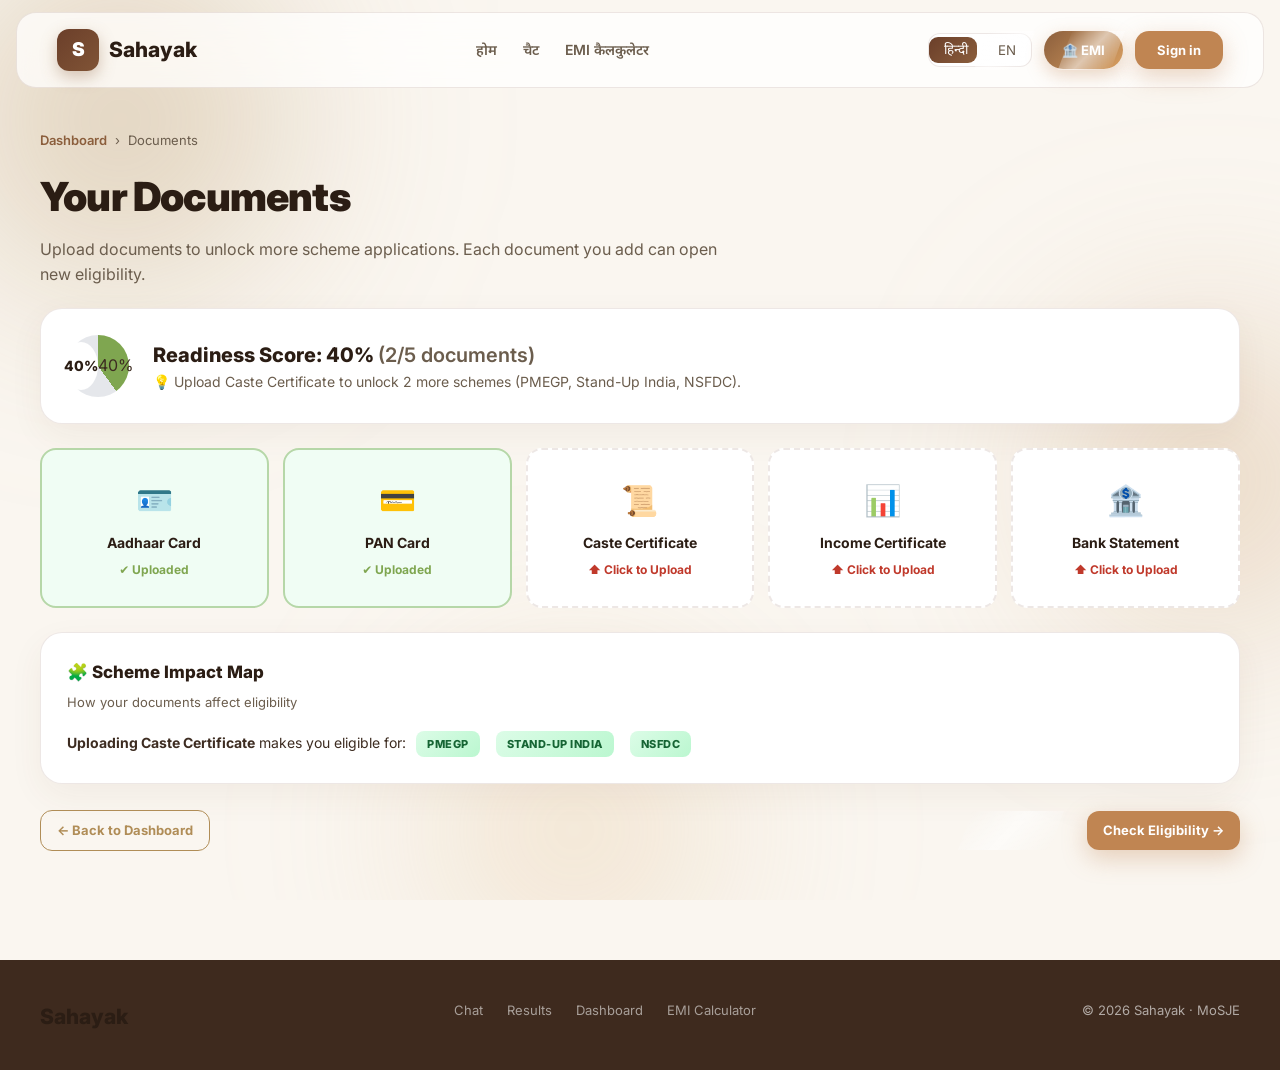
<file: static/site/documents.html>
<!DOCTYPE html>
<html lang="hi">
<head>
  <meta charset="UTF-8" />
  <meta name="viewport" content="width=device-width, initial-scale=1.0" />
  <title>Sahayak — Documents</title>
  <link rel="preconnect" href="https://fonts.googleapis.com" />
  <link rel="preconnect" href="https://fonts.gstatic.com" crossorigin />
  <link href="https://fonts.googleapis.com/css2?family=Inter:wght@400;500;600;700;800;900&family=Noto+Sans+Devanagari:wght@400;500;600;700;800&display=swap" rel="stylesheet" />
  <link rel="stylesheet" href="style.css" />
  <link rel="stylesheet" href="pages.css" />
</head>
<body class="doc-page">
  <div class="bg-orbs"><div class="orb orb-1"></div><div class="orb orb-2"></div><div class="orb orb-3"></div></div>

  <header class="header" id="pageHeader"></header>
  <div class="inner-shell">
    <div class="page-wrap">
      <div class="page-head">
        <div class="breadcrumb"><a href="dashboard.html">Dashboard</a> <span>›</span> <span>Documents</span></div>
        <h1>Your Documents</h1>
        <p class="sub">Upload documents to unlock more scheme applications. Each document you add can open new eligibility.</p>
      </div>

      <div class="readiness-band panel">
        <div class="ring" style="--p:40" data-val="40%">40%</div>
        <div class="rb-text">
          <h3>Readiness Score: 40% <span style="color:var(--muted);font-weight:600;">(2/5 documents)</span></h3>
          <p>💡 Upload Caste Certificate to unlock 2 more schemes (PMEGP, Stand-Up India, NSFDC).</p>
        </div>
      </div>

      <div class="upload-grid" id="uploadGrid"></div>

      <div class="panel" style="margin-top:24px;">
        <div class="panel-title">🧩 Scheme Impact Map</div>
        <div class="panel-sub">How your documents affect eligibility</div>
        <p style="font-size:14px;line-height:1.7;color:var(--body);">
          <strong>Uploading Caste Certificate</strong> makes you eligible for:
          <span class="badge-pill eligible" style="margin:0 6px;">PMEGP</span>
          <span class="badge-pill eligible" style="margin:0 6px;">Stand-Up India</span>
          <span class="badge-pill eligible" style="margin:0 6px;">NSFDC</span>
        </p>
      </div>

      <div class="action-row" style="margin-top:26px;justify-content:space-between;">
        <a href="dashboard.html" class="btn btn-ghost btn-sm">← Back to Dashboard</a>
        <a href="results.html" class="btn btn-accent btn-sm">Check Eligibility →</a>
      </div>
    </div>
  </div>

  <footer class="app-footer" id="pageFooter"></footer>

  <script src="app.js"></script>
  <script>
    const DOCS = [
      { name:'Aadhaar Card', ic:'🪪', st:'ok' },
      { name:'PAN Card', ic:'💳', st:'ok' },
      { name:'Caste Certificate', ic:'📜', st:'miss' },
      { name:'Income Certificate', ic:'📊', st:'miss' },
      { name:'Bank Statement', ic:'🏦', st:'miss' }
    ];

    function renderDocs() {
      document.getElementById('uploadGrid').innerHTML = DOCS.map(d => `
        <div class="upload-card ${d.st==='ok'?'uploaded':''}" onclick="handleUpload(this,'${d.name}')">
          <div class="uc-ic">${d.ic}</div>
          <div class="uc-name">${d.name}</div>
          <div class="uc-state ${d.st==='ok'?'ok':'miss'}">${d.st==='ok'?'✔ Uploaded':'⬆ Click to Upload'}</div>
        </div>
      `).join('');
    }

    function handleUpload(el, name) {
      if (!el.classList.contains('uploaded')) {
        el.classList.add('uploaded');
        el.querySelector('.uc-state').className = 'uc-state ok';
        el.querySelector('.uc-state').textContent = '✔ Uploaded';
        el.querySelector('.uc-ic').textContent = '✅';
        alert(name + ' uploaded successfully (demo)');
      } else {
        alert(name + ' is already uploaded (demo)');
      }
    }

    window.handleUpload = handleUpload;

    renderDocs();
    buildHeader('Documents');
    buildFooter();
    initMobileMenu();
  </script>
</body>
</html>
</file>
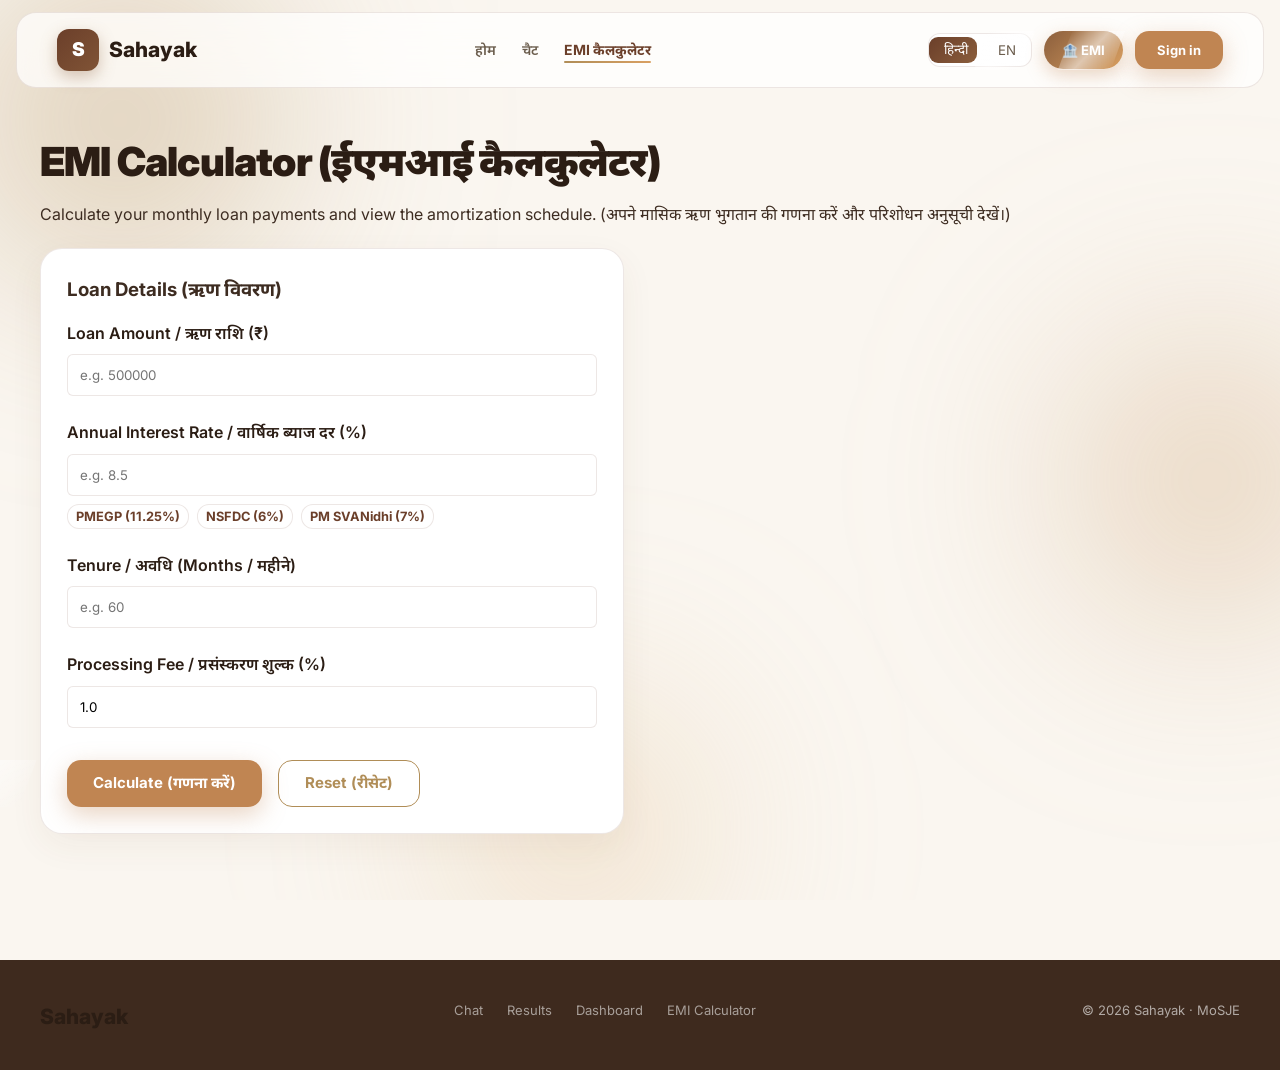
<file: static/site/emi.html>
<!DOCTYPE html>
<html lang="hi">
<head>
  <meta charset="UTF-8" />
  <meta name="viewport" content="width=device-width, initial-scale=1.0" />
  <title>Sahayak — EMI Calculator</title>
  <link rel="preconnect" href="https://fonts.googleapis.com" />
  <link rel="preconnect" href="https://fonts.gstatic.com" crossorigin />
  <link href="https://fonts.googleapis.com/css2?family=Inter:wght@400;500;600;700;800;900&family=Noto+Sans+Devanagari:wght@400;500;600;700;800&display=swap" rel="stylesheet" />
  <link rel="stylesheet" href="style.css" />
  <link rel="stylesheet" href="pages.css" />
  <style>
    .emi-container {
      display: grid;
      grid-template-columns: 1fr;
      gap: 2rem;
    }
    @media (min-width: 800px) {
      .emi-container {
        grid-template-columns: 1fr 1fr;
      }
    }
    .preset-btns {
      display: flex;
      gap: 0.5rem;
      flex-wrap: wrap;
      margin-top: 0.5rem;
    }
    .preset-btns button {
      font-size: 0.8rem;
      padding: 0.25rem 0.5rem;
    }
    .result-grid {
      display: grid;
      grid-template-columns: 1fr 1fr;
      gap: 1rem;
      margin-bottom: 1.5rem;
    }
    .result-item {
      background: var(--bg);
      padding: 1rem;
      border-radius: 8px;
      border: 1px solid var(--border);
    }
    .result-item h4 {
      font-size: 0.85rem;
      color: var(--muted);
      margin-bottom: 0.5rem;
    }
    .result-item .val {
      font-size: 1.25rem;
      font-weight: 700;
      color: var(--primary);
    }
    .result-item.highlight {
      background: var(--primary-light);
      color: var(--surface);
      border-color: var(--primary);
    }
    .result-item.highlight h4, .result-item.highlight .val {
      color: var(--surface);
    }
    .bar-chart {
      height: 24px;
      width: 100%;
      background: #eee;
      border-radius: 12px;
      overflow: hidden;
      display: flex;
      margin-top: 0.5rem;
    }
    .bar-principal { background: var(--primary); height: 100%; transition: width 0.5s ease-in-out; }
    .bar-interest { background: var(--accent); height: 100%; transition: width 0.5s ease-in-out; }
    .chart-legend {
      display: flex;
      gap: 1rem;
      font-size: 0.85rem;
      margin-top: 0.5rem;
    }
    .legend-item { display: flex; align-items: center; gap: 0.25rem; }
    .legend-color { width: 12px; height: 12px; border-radius: 2px; }
    .legend-color.principal { background: var(--primary); }
    .legend-color.interest { background: var(--accent); }
    
    .schedule-table-wrap {
      margin-top: 2rem;
      overflow-x: auto;
    }
    table.schedule-table {
      width: 100%;
      border-collapse: collapse;
      font-size: 0.9rem;
    }
    table.schedule-table th, table.schedule-table td {
      padding: 0.75rem;
      border-bottom: 1px solid var(--border);
      text-align: right;
    }
    table.schedule-table th {
      background: var(--bg);
      font-weight: 600;
      color: var(--heading);
      white-space: nowrap;
    }
    table.schedule-table th:first-child, table.schedule-table td:first-child {
      text-align: left;
    }
    .form-group {
      margin-bottom: 1.5rem;
    }
    .form-group label {
      display: block;
      margin-bottom: 0.5rem;
      font-weight: 600;
      color: var(--heading);
    }
    .form-group input {
      width: 100%;
      padding: 0.75rem;
      border: 1px solid var(--border);
      border-radius: 6px;
      font-family: var(--font);
      background: var(--surface);
    }
    .btn-group {
      display: flex;
      gap: 1rem;
    }
    .error-msg {
      color: #d32f2f;
      font-size: 0.85rem;
      margin-top: 0.5rem;
      display: none;
    }
  </style>
</head>
<body class="emi-page">
  <div class="bg-orbs"><div class="orb orb-1"></div><div class="orb orb-2"></div><div class="orb orb-3"></div></div>
  <header class="header" id="pageHeader"></header>
  
  <div class="inner-shell">
    <div class="page-wrap reveal">
      <div class="page-head">
        <h1 class="page-title">EMI Calculator (ईएमआई कैलकुलेटर)</h1>
        <p class="page-desc">Calculate your monthly loan payments and view the amortization schedule. (अपने मासिक ऋण भुगतान की गणना करें और परिशोधन अनुसूची देखें।)</p>
      </div>
      
      <div class="emi-container">
        <div class="panel">
          <h3>Loan Details (ऋण विवरण)</h3>
          <form id="emiForm" onsubmit="event.preventDefault(); calculateEMI();" style="margin-top: 1rem;">
            <div class="form-group">
              <label>Loan Amount / ऋण राशि (₹)</label>
              <input type="number" id="principal" required min="1000" step="any" placeholder="e.g. 500000" />
            </div>
            
            <div class="form-group">
              <label>Annual Interest Rate / वार्षिक ब्याज दर (%)</label>
              <input type="number" id="rate" required min="0" step="0.01" placeholder="e.g. 8.5" />
              <div class="preset-btns">
                <button type="button" class="btn btn-sm btn-outline" onclick="setRate(11.25)">PMEGP (11.25%)</button>
                <button type="button" class="btn btn-sm btn-outline" onclick="setRate(6.0)">NSFDC (6%)</button>
                <button type="button" class="btn btn-sm btn-outline" onclick="setRate(7.0)">PM SVANidhi (7%)</button>
              </div>
            </div>
            
            <div class="form-group">
              <label>Tenure / अवधि (Months / महीने)</label>
              <input type="number" id="tenure" required min="1" step="1" placeholder="e.g. 60" />
            </div>
            
            <div class="form-group">
              <label>Processing Fee / प्रसंस्करण शुल्क (%)</label>
              <input type="number" id="fee" required min="0" step="0.01" value="1.0" />
            </div>
            
            <div id="errorMsg" class="error-msg">Please fill all fields correctly.</div>
            
            <div class="btn-group" style="margin-top: 2rem;">
              <button type="submit" class="btn btn-accent" id="calcBtn">Calculate (गणना करें)</button>
              <button type="button" class="btn btn-ghost" onclick="resetForm()">Reset (रीसेट)</button>
            </div>
          </form>
        </div>
        
        <div class="panel" id="resultsPanel" style="display: none;">
          <h3>Results (परिणाम)</h3>
          
          <div class="result-grid" style="margin-top: 1rem;">
            <div class="result-item highlight">
              <h4>Monthly EMI (मासिक ईएमआई)</h4>
              <div class="val" id="resEmi">₹0</div>
            </div>
            <div class="result-item">
              <h4>Total Interest (कुल ब्याज)</h4>
              <div class="val" id="resInterest">₹0</div>
            </div>
            <div class="result-item">
              <h4>Total Payment (कुल भुगतान)</h4>
              <div class="val" id="resTotal">₹0</div>
            </div>
            <div class="result-item">
              <h4>Net Disbursal (शुद्ध संवितरण)</h4>
              <div class="val" id="resDisbursal">₹0</div>
              <div style="font-size: 0.75rem; color: var(--muted); margin-top: 0.25rem;">Processing Fee: <span id="resFee" style="font-weight: 600;">₹0</span></div>
            </div>
          </div>
          
          <div style="margin-top: 1.5rem; padding-bottom: 1rem; border-bottom: 1px solid var(--border);">
            <h4 style="color: var(--heading); font-size: 1rem;">Effective Annual Rate (प्रभावी वार्षिक दर): <span id="resEffective" style="color: var(--primary); font-weight: 700;">0%</span></h4>
          </div>
          
          <div style="margin-top: 1.5rem;">
            <h4 style="margin-bottom: 0.5rem; color: var(--heading);">Amount Breakdown (राशि का विवरण)</h4>
            <div class="bar-chart" id="barChart">
              <div class="bar-principal" id="barPrincipal" style="width: 50%;"></div>
              <div class="bar-interest" id="barInterest" style="width: 50%;"></div>
            </div>
            <div class="chart-legend">
              <div class="legend-item">
                <div class="legend-color principal"></div>
                <span>Principal (मूलधन)</span>
              </div>
              <div class="legend-item">
                <div class="legend-color interest"></div>
                <span>Interest (ब्याज)</span>
              </div>
            </div>
          </div>
        </div>
      </div>
      
      <div class="panel schedule-table-wrap" id="schedulePanel" style="display: none;">
        <h3>Amortization Schedule (परिशोधन अनुसूची)</h3>
        <table class="schedule-table" style="margin-top: 1rem;">
          <thead>
            <tr>
              <th>Month (महीना)</th>
              <th>EMI (ईएमआई)</th>
              <th>Principal (मूलधन)</th>
              <th>Interest (ब्याज)</th>
              <th>Balance (शेष राशि)</th>
            </tr>
          </thead>
          <tbody id="scheduleBody">
          </tbody>
        </table>
      </div>
      
    </div>
  </div>

  <footer class="app-footer" id="pageFooter"></footer>
  <script src="site-config.js"></script>
  <script src="app.js"></script>
  <script>
    buildHeader('EMI Calculator');
    buildFooter();
    initMobileMenu();
    if(typeof initReveal === 'function') initReveal();

    function setRate(rate) {
      document.getElementById('rate').value = rate;
    }
    
    function resetForm() {
      document.getElementById('emiForm').reset();
      document.getElementById('resultsPanel').style.display = 'none';
      document.getElementById('schedulePanel').style.display = 'none';
      document.getElementById('errorMsg').style.display = 'none';
    }
    
    const formatCurrency = (val) => {
      return new Intl.NumberFormat('en-IN', { 
        style: 'currency', 
        currency: 'INR', 
        maximumFractionDigits: 0 
      }).format(val);
    };
    
    async function calculateEMI() {
      const principal = parseFloat(document.getElementById('principal').value);
      const rate = parseFloat(document.getElementById('rate').value);
      const tenure = parseInt(document.getElementById('tenure').value);
      const fee = parseFloat(document.getElementById('fee').value || 0);
      
      if(isNaN(principal) || isNaN(rate) || isNaN(tenure)) {
        document.getElementById('errorMsg').style.display = 'block';
        return;
      }
      document.getElementById('errorMsg').style.display = 'none';
      
      const btn = document.getElementById('calcBtn');
      const originalText = btn.innerHTML;
      btn.innerHTML = 'Calculating...';
      btn.disabled = true;
      
      try {
        const payload = {
          principal: principal,
          annual_rate: rate,
          tenure_months: tenure,
          processing_fee_percent: fee,
          include_schedule: true
        };
        
        const response = await fetch('/api/emi', {
          method: 'POST',
          headers: { 'Content-Type': 'application/json' },
          body: JSON.stringify(payload)
        });
        
        if (!response.ok) {
          throw new Error('API Error');
        }
        
        const data = await response.json();
        
        // Populate results
        document.getElementById('resEmi').textContent = formatCurrency(data.emi);
        document.getElementById('resInterest').textContent = formatCurrency(data.total_interest);
        document.getElementById('resTotal').textContent = formatCurrency(data.total_payment);
        document.getElementById('resDisbursal').textContent = formatCurrency(data.net_disbursal);
        document.getElementById('resFee').textContent = formatCurrency(data.processing_fee);
        document.getElementById('resEffective').textContent = data.effective_annual_rate.toFixed(2) + '%';
        
        // Update Breakdown Chart
        const principalPct = (data.principal / data.total_payment) * 100;
        const interestPct = (data.total_interest / data.total_payment) * 100;
        document.getElementById('barPrincipal').style.width = principalPct + '%';
        document.getElementById('barInterest').style.width = interestPct + '%';
        
        // Build Schedule Table
        const tbody = document.getElementById('scheduleBody');
        tbody.innerHTML = '';
        data.schedule.forEach(row => {
          const tr = document.createElement('tr');
          tr.innerHTML = `
            <td>${row.month}</td>
            <td>${formatCurrency(row.emi)}</td>
            <td>${formatCurrency(row.principal)}</td>
            <td>${formatCurrency(row.interest)}</td>
            <td>${formatCurrency(row.balance)}</td>
          `;
          tbody.appendChild(tr);
        });
        
        document.getElementById('resultsPanel').style.display = 'block';
        document.getElementById('schedulePanel').style.display = 'block';
        
        // Scroll to results on mobile
        if(window.innerWidth < 800) {
          document.getElementById('resultsPanel').scrollIntoView({ behavior: 'smooth', block: 'start' });
        }
        
      } catch (err) {
        console.error(err);
        document.getElementById('errorMsg').textContent = 'Failed to calculate EMI. Please check the network or API.';
        document.getElementById('errorMsg').style.display = 'block';
      } finally {
        btn.innerHTML = originalText;
        btn.disabled = false;
      }
    }
  </script>
</body>
</html>
</file>
<file: static/site/style.css>
/* ═══════════ RESET & TOKENS ═══════════ */
    *, *::before, *::after { margin: 0; padding: 0; box-sizing: border-box; }

    :root {
      --primary: #6B3F2A;
      --primary-light: #B08D57;
      --primary-dark: #3E2A1E;
      --secondary: #8B5E3C;
      --accent: #C08552;
      --accent-light: #E0BC8A;
      --pink: #D9A062;
      --cyan: #A9744F;
      --success: #7FA650;
      --error: #C0392B;
      --bg: #FAF6F0;
      --surface: #FFFFFF;
      --border: rgba(107,63,42,0.12);
      --muted: #6B5D4D;
      --body: #3D2C21;
      --heading: #2B1D14;
      --font: 'Inter', 'Noto Sans Devanagari', system-ui, sans-serif;
      --ease-out: cubic-bezier(0.23, 1, 0.32, 1);
      --ease-in-out: cubic-bezier(0.77, 0, 0.175, 1);
      --ease-spring: cubic-bezier(0.34, 1.56, 0.64, 1);
    }

    html { scroll-behavior: smooth; }

    body {
      font-family: var(--font);
      background: var(--bg);
      color: var(--body);
      line-height: 1.6;
      -webkit-font-smoothing: antialiased;
      overflow-x: hidden;
    }

    /* animated page bg blobs (fixed layer) */
    .bg-orbs {
      position: fixed; inset: 0; z-index: -2; overflow: hidden; pointer-events: none;
    }
    .orb {
      position: absolute; border-radius: 50%; filter: blur(90px); opacity: 0.5;
      mix-blend-mode: multiply; animation: orbFloat 16s var(--ease-in-out) infinite alternate;
    }
    .orb-1 { width: 480px; height: 480px; background: radial-gradient(circle, #B08D57, transparent 70%); top: -120px; left: -120px; }
    .orb-2 { width: 420px; height: 420px; background: radial-gradient(circle, #C89B6A, transparent 70%); top: 30%; right: -140px; animation-delay: -4s; }
    .orb-3 { width: 380px; height: 380px; background: radial-gradient(circle, #E0BC8A, transparent 70%); bottom: -120px; left: 30%; animation-delay: -8s; }
    @keyframes orbFloat {
      0% { transform: translate(0,0) scale(1); }
      100% { transform: translate(40px, -40px) scale(1.15); }
    }

    .pressable, button, .btn { -webkit-tap-highlight-color: transparent; }

    /* ═══════════ BUTTONS ═══════════ */
    .btn {
      position: relative; display: inline-flex; align-items: center; gap: 8px;
      padding: 12px 26px; border-radius: 14px; font-size: 15px; font-weight: 700;
      font-family: var(--font); cursor: pointer; border: none; text-decoration: none;
      transform: translateZ(0);
      transition: transform 160ms var(--ease-out), box-shadow 200ms var(--ease-out), background 150ms ease;
    }
    .btn:active { transform: scale(0.95); }
    .btn-accent {
      background: linear-gradient(135deg, var(--accent), #C08552); color: #fff;
      box-shadow: 0 8px 24px rgba(192,133,82,0.35);
    }
    .btn-accent:hover { box-shadow: 0 12px 34px rgba(192,133,82,0.5); transform: translateY(-2px); }
    .btn-white { background: rgba(255,255,255,0.9); color: var(--primary-dark); box-shadow: 0 8px 22px rgba(0,0,0,0.1); }
    .btn-white:hover { transform: translateY(-2px); box-shadow: 0 12px 30px rgba(0,0,0,0.16); }
    .btn-ghost { background: transparent; color: var(--primary-light); border: 1.5px solid var(--primary-light); }
    .btn-ghost:hover { background: rgba(176,141,87,0.08); }

    /* compact EMI pill button for the header nav */
    .emi-nav-btn {
      background: linear-gradient(135deg, var(--secondary), var(--pink));
      box-shadow: 0 6px 18px rgba(192,133,82,0.35);
      padding: 9px 18px; font-size: 13px; border-radius: 999px; white-space: nowrap;
    }
    .emi-nav-btn:hover { transform: translateY(-2px); box-shadow: 0 10px 26px rgba(192,133,82,0.5); }
    @media (max-width: 768px) { .emi-nav-btn { padding: 8px 12px; font-size: 12px; gap: 4px; } }

    /* shine sweep on accent */
    .btn-accent::after {
      content: ''; position: absolute; top: 0; left: -80%; width: 60%; height: 100%;
      background: linear-gradient(120deg, transparent, rgba(255,255,255,0.55), transparent);
      transform: skewX(-20deg); animation: shine 3s var(--ease-in-out) infinite;
    }
    @keyframes shine { 0% { left: -80%; } 55%, 100% { left: 140%; } }

    /* ═══════════ HEADER ═══════════ */
    .header {
      position: fixed; top: 0; left: 0; right: 0; z-index: 100;
      display: flex; align-items: center; justify-content: space-between;
      padding: 16px 40px; margin: 12px 16px 0; border-radius: 20px;
      background: rgba(255,255,255,0.75); backdrop-filter: blur(18px) saturate(1.4);
      border: 1px solid var(--border);
      transition: box-shadow 200ms var(--ease-out), transform 200ms var(--ease-out);
      animation: headerSlide 700ms var(--ease-out) both;
    }
    @keyframes headerSlide { from { transform: translateY(-30px); opacity: 0; } to { transform: translateY(0); opacity: 1; } }
    .header.scrolled { box-shadow: 0 10px 30px rgba(107,63,42,0.12); }
    .logo { display: flex; align-items: center; gap: 10px; text-decoration: none; }
    .logo-icon {
      width: 42px; height: 42px; border-radius: 12px; position: relative; overflow: hidden;
      background: linear-gradient(135deg, var(--primary), var(--secondary), var(--pink));
      background-size: 300% 300%; animation: gradientShift 6s ease infinite;
      display: flex; align-items: center; justify-content: center; color: #fff; font-weight: 900; font-size: 19px;
      box-shadow: 0 6px 16px rgba(139,94,60,0.35);
    }
    @keyframes gradientShift { 0%,100% { background-position: 0% 50%; } 50% { background-position: 100% 50%; } }
    .logo-text { font-size: 21px; font-weight: 800; color: var(--heading); }
    .logo-text span { background: linear-gradient(135deg, var(--secondary), var(--pink)); -webkit-background-clip: text; background-clip: text; -webkit-text-fill-color: transparent; }

    .nav-links { display: flex; gap: 26px; list-style: none; }
    .nav-links a { text-decoration: none; font-size: 14px; font-weight: 600; color: var(--muted); position: relative; transition: color 150ms ease; }
    .nav-links a::after { content: ''; position: absolute; left: 0; bottom: -5px; height: 2.5px; width: 0; background: linear-gradient(90deg, var(--primary-light), var(--pink)); border-radius: 2px; transition: width 250ms var(--ease-out); }
    .nav-links a:hover { color: var(--primary); }
    .nav-links a:hover::after { width: 100%; }

    .header-actions { display: flex; align-items: center; gap: 12px; }
    .lang-toggle { display: flex; border: 1px solid var(--border); border-radius: 12px; overflow: hidden; font-size: 13px; font-weight: 600; background: #fff; }
    .lang-btn { padding: 7px 15px; border: none; cursor: pointer; background: transparent; color: var(--muted); font-family: var(--font); position: relative; z-index: 1; transition: color 150ms ease; }
    .lang-btn.active { color: #fff; }
    .lang-toggle { position: relative; }
    .lang-pill { position: absolute; top: 3px; bottom: 3px; width: calc(50% - 3px); border-radius: 9px; background: linear-gradient(135deg, var(--primary), var(--secondary)); transition: left 220ms var(--ease-out); z-index: 0; }
    .lang-toggle[data-lang="hi"] .lang-pill { left: 3px; }
    .lang-toggle[data-lang="en"] .lang-pill { left: calc(50%); }
    .lang-btn { z-index: 1; }
    .mobile-menu-btn { display: none; background: none; border: none; cursor: pointer; flex-direction: column; gap: 5px; padding: 8px; }
    .mobile-menu-btn span { width: 24px; height: 2.5px; background: var(--heading); border-radius: 2px; transition: all 200ms var(--ease-out); }

    /* ═══════════ HERO — light & airy ═══════════ */
    .hero {
      position: relative; padding: 170px 40px 120px; display: flex; align-items: center; justify-content: center;
      overflow: hidden;
    }
    .hero-tilt { position: absolute; top: 0; left: 0; width: 100%; height: 60%; pointer-events: none; }
    /* floating emoji / glyphs (crazy float) */
    .floaty { position: absolute; z-index: 0; font-size: 40px; filter: drop-shadow(0 8px 14px rgba(107,63,42,0.15)); animation: floaty 6s var(--ease-in-out) infinite; }
    .floaty-1 { top: 18%; left: 8%; animation-delay: 0s; }
    .floaty-2 { top: 26%; right: 10%; animation-delay: -1.5s; font-size: 34px; }
    .floaty-3 { bottom: 22%; left: 14%; animation-delay: -3s; font-size: 30px; }
    .floaty-4 { bottom: 30%; right: 18%; animation-delay: -4.5s; font-size: 44px; }
    .floaty-5 { top: 50%; left: 2%; animation-delay: -2s; font-size: 26px; }
    @keyframes floaty {
      0%,100% { transform: translateY(0) rotate(-4deg) scale(1); }
      33% { transform: translateY(-24px) rotate(4deg) scale(1.05); }
      66% { transform: translateY(12px) rotate(-2deg) scale(0.96); }
    }

    .hero-inner { position: relative; z-index: 2; text-align: center; max-width: 860px; }
    .hero-badge {
      display: inline-flex; align-items: center; gap: 8px; padding: 8px 18px; border-radius: 999px;
      background: #fff; border: 1px solid var(--border); color: var(--primary-dark);
      font-size: 13px; font-weight: 600; margin-bottom: 28px; box-shadow: 0 6px 18px rgba(107,63,42,0.08);
      animation: badgePop 900ms var(--ease-spring) both;
    }
    @keyframes badgePop { from { transform: scale(0.6) translateY(20px); opacity: 0; } to { transform: scale(1); opacity: 1; } }
    .badge-dot { width: 9px; height: 9px; border-radius: 50%; background: radial-gradient(circle, #7FA650, #059669); animation: pulse 1.6s infinite; }
    @keyframes pulse { 0%,100% { box-shadow: 0 0 0 0 rgba(34,197,94,0.5); } 50% { box-shadow: 0 0 0 7px rgba(34,197,94,0); } }

    .hero h1 {
      font-size: clamp(40px, 6.5vw, 78px); font-weight: 900; color: var(--heading);
      line-height: 1.05; margin-bottom: 22px; letter-spacing: -0.03em;
      animation: heroWord 900ms var(--ease-out) both;
    }
    @keyframes heroWord { from { transform: translateY(40px); opacity: 0; filter: blur(6px); } to { transform: translateY(0); opacity: 1; filter: blur(0); } }
    .hero h1 .lit {
      background: linear-gradient(120deg, var(--secondary), var(--pink), var(--accent), var(--secondary));
      background-size: 300% 300%; -webkit-background-clip: text; background-clip: text; -webkit-text-fill-color: transparent;
      animation: gradientFlow 5s ease infinite;
    }
    @keyframes gradientFlow { 0%,100% { background-position: 0% 50%; } 50% { background-position: 100% 50%; } }

    .hero p { font-size: clamp(17px, 2vw, 20px); color: var(--muted); max-width: 620px; margin: 0 auto 38px; line-height: 1.7; }

    .hero-input-wrap {
      position: relative; display: flex; align-items: center; gap: 8px; background: #fff;
      border-radius: 20px; padding: 8px; max-width: 600px; margin: 0 auto 18px;
      box-shadow: 0 20px 60px rgba(107,63,42,0.12); border: 1px solid var(--border);
      transition: box-shadow 200ms var(--ease-out), transform 200ms var(--ease-out);
      animation: inputIn 800ms var(--ease-spring) 200ms both;
    }
    @keyframes inputIn { from { transform: scale(0.9) translateY(20px); opacity: 0; } to { transform: scale(1); opacity: 1; } }
    .hero-input-wrap:focus-within { box-shadow: 0 24px 70px rgba(139,94,60,0.22); transform: translateY(-2px); }
    .hero-input { flex: 1; border: none; outline: none; padding: 15px 18px; font-size: 16px; font-family: var(--font); color: var(--body); background: transparent; }
    .hero-input::placeholder { color: #9CA3AF; }
    .icon-btn {
      width: 50px; height: 50px; border-radius: 14px; border: none; cursor: pointer;
      display: flex; align-items: center; justify-content: center; font-size: 20px; flex-shrink: 0;
      transition: transform 160ms var(--ease-out), background 150ms ease;
    }
    .icon-btn:active { transform: scale(0.9); }
    .hero-send { background: linear-gradient(135deg, var(--primary-light), var(--secondary)); color: #fff; }
    .hero-send:hover { transform: rotate(-8deg) scale(1.05); }
    .hero-voice { background: var(--bg); border: 1px solid var(--border); color: var(--secondary); }
    .hero-voice:hover { animation: wiggle 0.5s ease; }
    @keyframes wiggle { 0%,100% { transform: rotate(0); } 25% { transform: rotate(-12deg); } 75% { transform: rotate(10deg); } }

    .hero-hint { font-size: 13px; color: var(--muted); margin-bottom: 26px; }
    .quick-start { display: flex; gap: 12px; justify-content: center; flex-wrap: wrap; }
    .chip {
      display: inline-flex; align-items: center; gap: 6px; padding: 11px 20px; border-radius: 999px;
      background: #fff; border: 1px solid var(--border); color: var(--primary-dark); font-size: 14px; font-weight: 600;
      cursor: pointer; font-family: var(--font); box-shadow: 0 4px 12px rgba(107,63,42,0.06);
      transition: transform 200ms var(--ease-spring), box-shadow 200ms var(--ease-out), border-color 150ms ease;
      animation: chipIn 600ms var(--ease-out) both;
    }
    .chip:nth-child(1) { animation-delay: 320ms; }
    .chip:nth-child(2) { animation-delay: 400ms; }
    .chip:nth-child(3) { animation-delay: 480ms; }
    .chip:nth-child(4) { animation-delay: 560ms; }
    @keyframes chipIn { from { transform: translateY(20px) scale(0.8); opacity: 0; } to { transform: translateY(0) scale(1); opacity: 1; } }
    .chip:hover { transform: translateY(-4px) scale(1.05); border-color: var(--secondary); box-shadow: 0 10px 24px rgba(139,94,60,0.2); }

    /* vertical marquee of mini scheme pills under hero */
    .hero-marquee { margin-top: 44px; overflow: hidden; -webkit-mask-image: linear-gradient(90deg, transparent, #000 12%, #000 88%, transparent); mask-image: linear-gradient(90deg, transparent, #000 12%, #000 88%, transparent); }
    .marquee-track { display: flex; gap: 16px; width: max-content; animation: marquee 26s linear infinite; }
    .marquee:hover .marquee-track { animation-play-state: paused; }
    @keyframes marquee { from { transform: translateX(0); } to { transform: translateX(-50%); } }
    .mini-pill { display: inline-flex; align-items: center; gap: 8px; background: #fff; border: 1px solid var(--border); border-radius: 999px; padding: 10px 20px; font-size: 14px; font-weight: 600; color: var(--primary-dark); white-space: nowrap; box-shadow: 0 4px 12px rgba(107,63,42,0.06); }

    /* 3D tilt chat mock */
    .tilt-zone { perspective: 1200px; margin-top: 60px; }
    .chat-card {
      max-width: 520px; margin: 0 auto; background: #fff; border-radius: 26px; padding: 24px;
      border: 1px solid var(--border); box-shadow: 0 40px 90px rgba(107,63,42,0.16);
      transform-style: preserve-3d; position: relative; transition: box-shadow 200ms var(--ease-out);
      animation: cardFloat 5s var(--ease-in-out) infinite;
    }
    @keyframes cardFloat { 0%,100% { transform: translateY(0); } 50% { transform: translateY(-14px); } }
    .chat-card::before {
      content: ''; position: absolute; inset: -2px; border-radius: 27px; padding: 2px; z-index: -1;
      background: linear-gradient(120deg, var(--primary-light), var(--secondary), var(--pink), var(--accent));
      background-size: 300% 300%; animation: gradientFlow 6s ease infinite;
      -webkit-mask: linear-gradient(#000 0 0) content-box, linear-gradient(#000 0 0); -webkit-mask-composite: xor; mask-composite: exclude;
    }
    .chat-head { display: flex; align-items: center; gap: 12px; padding-bottom: 16px; border-bottom: 1px solid var(--border); margin-bottom: 18px; }
    .chat-avatar { width: 40px; height: 40px; border-radius: 50%; background: linear-gradient(135deg, var(--secondary), #C89B6A); display: flex; align-items: center; justify-content: center; font-size: 20px; animation: avatarSpin 3s linear infinite; }
    @keyframes avatarSpin { 0% { transform: rotate(0); } 100% { transform: rotate(360deg); } }
    .chat-head .live { display: inline-flex; align-items: center; gap: 5px; font-size: 11px; font-weight: 700; color: var(--success); }
    .chat-head .live span { width: 7px; height: 7px; border-radius: 50%; background: var(--success); animation: pulse 1.4s infinite; }

    .chat-line { display: flex; margin-bottom: 12px; align-items: flex-end; opacity: 0; transform: translateY(12px); }
    .chat-line.user { justify-content: flex-end; }
    .bubble { max-width: 85%; padding: 11px 15px; border-radius: 16px; font-size: 14px; line-height: 1.5; }
    .chat-line.bot .bubble { background: #F3F4F6; color: var(--body); border-bottom-left-radius: 5px; }
    .chat-line.user .bubble { background: linear-gradient(135deg, var(--primary), var(--secondary)); color: #fff; border-bottom-right-radius: 5px; }
    .typing-ind { display: inline-flex; gap: 4px; padding: 6px 0; }
    .typing-ind span { width: 8px; height: 8px; border-radius: 50%; background: var(--secondary); animation: typingBounce 1s linear infinite; }
    .typing-ind span:nth-child(2) { animation-delay: 0.16s; }
    .typing-ind span:nth-child(3) { animation-delay: 0.32s; }
    @keyframes typingBounce { 0%,60%,100% { transform: translateY(0); opacity: 0.4; } 30% { transform: translateY(-6px); opacity: 1; } }

    .mock-scheme { border: 1px solid var(--border); border-radius: 16px; padding: 16px; background: linear-gradient(160deg, #FBF6EF, #F7EAD8); transform: translateY(14px); opacity: 0; overflow: hidden; }
    .mock-scheme.show { animation: mockRise 500ms var(--ease-spring) forwards; }
    @keyframes mockRise { to { opacity: 1; transform: translateY(0); } }
    .mock-top { display: flex; justify-content: space-between; align-items: center; margin-bottom: 8px; }
    .mock-top strong { font-size: 15px; color: var(--heading); }
    .mock-badge { padding: 3px 9px; border-radius: 7px; font-size: 11px; font-weight: 800; background: linear-gradient(135deg,#DCFCE7,#BBF7D0); color: #166534; }
    .mock-min { font-size: 12px; color: var(--muted); margin-bottom: 12px; }
    .score-row { display: flex; align-items: center; gap: 8px; margin-bottom: 5px; }
    .score-label { font-size: 11px; color: var(--muted); width: 62px; }
    .score-bar { flex: 1; height: 7px; background: #E5E7EB; border-radius: 4px; overflow: hidden; }
    .score-fill { height: 100%; width: 0; background: linear-gradient(90deg, var(--secondary), var(--pink)); border-radius: 4px; transition: width 800ms var(--ease-out); position: relative; }
    .score-fill::after { content: ''; position: absolute; inset: 0; background: linear-gradient(90deg, transparent, rgba(255,255,255,0.6), transparent); animation: shine 2.5s ease infinite; }
    .score-val { width: 26px; font-size: 11px; font-weight: 800; color: var(--heading); text-align: right; }
    .mock-apply {
      width: 100%; margin-top: 12px; padding: 11px; border-radius: 12px; border: none; cursor: pointer;
      background: linear-gradient(135deg, var(--accent), #C08552); color: #fff; font-size: 14px; font-weight: 800;
      font-family: var(--font); transition: transform 160ms var(--ease-out), box-shadow 200ms var(--ease-out);
      box-shadow: 0 8px 20px rgba(192,133,82,0.35);
    }
    .mock-apply:hover { transform: translateY(-2px); box-shadow: 0 12px 28px rgba(192,133,82,0.5); }
    .mock-apply:active { transform: scale(0.97); }

    /* ═══════════ SECTION COMMON ═══════════ */
    .section { padding: 110px 40px; max-width: 1280px; margin: 0 auto; position: relative; }
    .label { font-size: 13px; font-weight: 800; text-transform: uppercase; letter-spacing: 2px; color: var(--secondary); margin-bottom: 14px; display: inline-block; padding: 6px 14px; border-radius: 999px; background: linear-gradient(90deg, rgba(139,94,60,0.08), rgba(217,160,98,0.08)); }
    .title { font-size: clamp(30px, 4.5vw, 46px); font-weight: 900; color: var(--heading); margin-bottom: 18px; line-height: 1.15; letter-spacing: -0.02em; }
    .desc { font-size: 18px; color: var(--muted); max-width: 640px; line-height: 1.75; margin-bottom: 52px; }

    /* text reveal on scroll */
    .reveal-txt { background: linear-gradient(120deg, var(--heading), var(--secondary)); -webkit-background-clip: text; background-clip: text; -webkit-text-fill-color: transparent; background-size: 200% 200%; animation: gradientFlow 4s ease infinite; }

    .reveal { opacity: 0; transform: translateY(44px) scale(0.98); transition: opacity 700ms var(--ease-out), transform 700ms var(--ease-out); }
    .reveal.visible { opacity: 1; transform: translateY(0) scale(1); }

    /* ═══════════ HOW IT WORKS ═══════════ */
    .steps-grid { display: grid; grid-template-columns: repeat(auto-fit, minmax(280px, 1fr)); gap: 32px; }
    .step-card {
      position: relative; background: #fff; border: 1px solid var(--border); border-radius: 24px; padding: 40px 30px;
      overflow: hidden; transform-style: preserve-3d; transition: transform 250ms var(--ease-out), box-shadow 250ms var(--ease-out);
    }
    .step-card::before {
      content: ''; position: absolute; top: -60%; left: -60%; width: 100%; height: 100%;
      background: radial-gradient(circle, rgba(139,94,60,0.12), transparent 60%); transition: transform 400ms var(--ease-out);
    }
    .step-card:hover { transform: translateY(-10px) scale(1.02); box-shadow: 0 26px 60px rgba(107,63,42,0.16); }
    .step-card:hover::before { transform: scale(1.4); }
    .step-num {
      width: 60px; height: 60px; border-radius: 18px; display: flex; align-items: center; justify-content: center;
      font-size: 26px; font-weight: 900; color: #fff; margin-bottom: 24px; position: relative;
    }
    .step-card:nth-child(1) .step-num { background: linear-gradient(135deg, var(--primary), var(--primary-light)); box-shadow: 0 10px 24px rgba(176,141,87,0.4); }
    .step-card:nth-child(2) .step-num { background: linear-gradient(135deg, var(--secondary), #C89B6A); box-shadow: 0 10px 24px rgba(139,94,60,0.4); }
    .step-card:nth-child(3) .step-num { background: linear-gradient(135deg, var(--accent), #C08552); box-shadow: 0 10px 24px rgba(192,133,82,0.4); }
    .step-num { animation: numPop 3s ease infinite; }
    @keyframes numPop { 0%,100% { transform: scale(1) rotate(0); } 50% { transform: scale(1.1) rotate(-3deg); } }
    .step-card h3 { font-size: 21px; font-weight: 800; color: var(--heading); margin-bottom: 10px; }
    .step-card p { font-size: 15px; color: var(--muted); line-height: 1.7; }
    
    @keyframes arrowNudge { 0%,100% { transform: translate(-4px,-50%); } 50% { transform: translate(6px,-50%); } }

    /* ═══════════ STATS ═══════════ */
    .stats-band {
      position: relative; overflow: hidden; padding: 70px 40px; background: linear-gradient(135deg, var(--primary), var(--secondary), var(--pink));
      background-size: 300% 300%; animation: gradientShift 10s ease infinite;
    }
    .stats-grid { max-width: 1100px; margin: 0 auto; display: grid; grid-template-columns: repeat(auto-fit, minmax(200px, 1fr)); gap: 40px; text-align: center; position: relative; z-index: 2; }
    .stat-item h2 { font-size: clamp(42px, 6vw, 62px); font-weight: 900; color: #fff; margin-bottom: 8px; text-shadow: 0 4px 20px rgba(0,0,0,0.2); position: relative; display: inline-block; }
    .stat-item p { font-size: 15px; color: rgba(255,255,255,0.85); font-weight: 600; }
    .stat-item::after { content: ''; display: block; width: 40px; height: 4px; margin: 14px auto 0; border-radius: 2px; background: rgba(255,255,255,0.6); animation: barGrow 2s ease infinite alternate; }
    @keyframes barGrow { from { width: 20px; } to { width: 70px; } }

    /* ═══════════ TRUST MARQUEE ═══════════ */
    .trust-strip { padding: 30px 0; background: #fff; border-block: 1px solid var(--border); overflow: hidden; -webkit-mask-image: linear-gradient(90deg, transparent, #000 10%, #000 90%, transparent); mask-image: linear-gradient(90deg, transparent, #000 10%, #000 90%, transparent); }
    .trust-track { display: flex; gap: 40px; width: max-content; animation: marquee 22s linear infinite; align-items: center; }
    .trust-chip { display: inline-flex; align-items: center; gap: 8px; font-size: 15px; font-weight: 700; color: var(--primary-dark); white-space: nowrap; }

    /* ═══════════ SCHEMES ═══════════ */
    .filter-row { display: flex; gap: 10px; flex-wrap: wrap; margin-bottom: 34px; }
    .filter-chip {
      padding: 10px 20px; border-radius: 999px; border: 1px solid var(--border); background: #fff; color: var(--muted);
      font-size: 14px; font-weight: 700; cursor: pointer; font-family: var(--font);
      transition: transform 180ms var(--ease-spring), all 150ms ease; position: relative;
    }
    .filter-chip:hover { transform: translateY(-3px); border-color: var(--secondary); color: var(--secondary); }
    .filter-chip.active { background: linear-gradient(135deg, var(--primary), var(--secondary)); color: #fff; border-color: transparent; box-shadow: 0 8px 20px rgba(139,94,60,0.3); }
    .filter-chip.active::before { content: ''; position: absolute; inset: -3px; border-radius: 999px; background: linear-gradient(120deg, var(--primary-light), var(--pink), var(--accent)); background-size: 200% 200%; animation: gradientFlow 3s ease infinite; z-index: -1; filter: blur(5px); opacity: 0.6; }

    .schemes-grid { display: grid; grid-template-columns: repeat(auto-fill, minmax(320px, 1fr)); gap: 26px; perspective: 1200px; }
    .scheme-card {
      position: relative; background: #fff; border: 1px solid var(--border); border-radius: 22px; padding: 28px;
      cursor: pointer; transform-style: preserve-3d; overflow: hidden;
      transition: transform 260ms var(--ease-out), box-shadow 260ms var(--ease-out);
    }
    .scheme-card::after {
      content: ''; position: absolute; top: 0; left: 0; right: 0; height: 4px;
      background: linear-gradient(90deg, var(--primary-light), var(--secondary), var(--pink)); background-size: 200% 200%;
      animation: gradientFlow 4s ease infinite; opacity: 0; transition: opacity 200ms ease;
    }
    .scheme-card:hover { transform: translateY(-8px) rotateX(3deg); box-shadow: 0 30px 60px rgba(107,63,42,0.16); }
    .scheme-card:hover::after { opacity: 1; }
    .scheme-card .shine { position: absolute; top: 0; left: -100%; width: 60%; height: 100%; background: linear-gradient(120deg, transparent, rgba(255,255,255,0.7), transparent); transform: skewX(-20deg); pointer-events: none; }
    .scheme-card:hover .shine { animation: cardShine 900ms var(--ease-out); }
    @keyframes cardShine { to { left: 140%; } }
    .scheme-header { display: flex; justify-content: space-between; align-items: flex-start; margin-bottom: 14px; gap: 8px; }
    .scheme-icon { width: 52px; height: 52px; border-radius: 16px; display: flex; align-items: center; justify-content: center; font-size: 26px; transition: transform 300ms var(--ease-spring); }
    .scheme-card:hover .scheme-icon { transform: scale(1.15) rotate(-6deg); }
    .badges { display: flex; gap: 6px; flex-wrap: wrap; justify-content: flex-end; }
    .s-badge { padding: 4px 11px; border-radius: 8px; font-size: 11px; font-weight: 800; text-transform: uppercase; letter-spacing: 0.5px; }
    .bd-eligible { background: linear-gradient(135deg,#DCFCE7,#BBF7D0); color: #166534; }
    .bd-popular { background: linear-gradient(135deg,#F3E0C0,#E8CBA0); color: #6B3F2A; }
    .bd-new { background: linear-gradient(135deg,#E0E7FF,#C7D2FE); color: #3730A3; }
    .s-badge { animation: badgeWave 2.4s ease infinite; }
    @keyframes badgeWave { 0%,100% { transform: translateY(0); } 50% { transform: translateY(-3px); } }
    .scheme-card h3 { font-size: 18px; font-weight: 800; color: var(--heading); margin-bottom: 3px; }
    .scheme-card .ministry { font-size: 13px; color: var(--muted); margin-bottom: 12px; }
    .scheme-card .dsc { font-size: 14px; color: #374151; line-height: 1.65; margin-bottom: 18px; }
    .scheme-meta { display: grid; grid-template-columns: repeat(3,1fr); gap: 10px; padding-top: 16px; border-top: 1px solid var(--border); }
    .meta-item { display: flex; flex-direction: column; gap: 3px; }
    .meta-label { font-size: 11px; color: var(--muted); text-transform: uppercase; letter-spacing: 0.5px; font-weight: 600; }
    .meta-value { font-size: 13px; font-weight: 700; color: var(--heading); }
    .mini-bar { height: 8px; background: #F1F5F9; border-radius: 4px; overflow: hidden; margin-top: 6px; }
    .mini-fill { height: 100%; width: 0; border-radius: 4px; background: linear-gradient(90deg, var(--secondary), var(--pink)); transition: width 900ms var(--ease-out); }

    /* ═══════════ WHY / BENTO ═══════════ */
    .why-grid { display: grid; grid-template-columns: repeat(auto-fit, minmax(280px,1fr)); gap: 24px; }
    .why-card {
      position: relative; background: #fff; border: 1px solid var(--border); border-radius: 22px; padding: 34px 26px;
      transition: transform 230ms var(--ease-out), box-shadow 230ms var(--ease-out);
      overflow: hidden;
    }
    .why-card:hover { transform: translateY(-8px) rotate(-0.5deg); box-shadow: 0 24px 50px rgba(107,63,42,0.14); }
    .why-icon { width: 60px; height: 60px; border-radius: 18px; display: flex; align-items: center; justify-content: center; font-size: 28px; margin-bottom: 20px; animation: iconBounce 3.5s ease infinite; }
    @keyframes iconBounce { 0%,100% { transform: translateY(0); } 50% { transform: translateY(-7px); } }
    .why-card h3 { font-size: 18px; font-weight: 800; color: var(--heading); margin-bottom: 8px; }
    .why-card p { font-size: 14px; color: var(--muted); line-height: 1.65; }

    /* ═══════════ TESTIMONIALS ═══════════ */
    .testi-grid { display: grid; grid-template-columns: repeat(auto-fit, minmax(300px,1fr)); gap: 24px; }
    .testi {
      position: relative; background: #fff; border: 1px solid var(--border); border-radius: 22px; padding: 30px;
      display: flex; flex-direction: column; gap: 22px; transition: transform 250ms var(--ease-out), box-shadow 250ms var(--ease-out);
    }
    .testi:hover { transform: translateY(-8px) rotate(0.5deg); box-shadow: 0 24px 50px rgba(107,63,42,0.14); }
    .quote-mark { font-size: 44px; font-weight: 900; line-height: 1; background: linear-gradient(135deg, var(--secondary), var(--pink)); -webkit-background-clip: text; background-clip: text; -webkit-text-fill-color: transparent; }
    .testi p { font-size: 15px; color: var(--body); line-height: 1.7; font-style: italic; }
    .person { display: flex; align-items: center; gap: 12px; }
    .t-avatar { width: 46px; height: 46px; border-radius: 50%; background: linear-gradient(135deg, var(--primary), var(--secondary)); color: #fff; display: flex; align-items: center; justify-content: center; font-weight: 800; }
    .t-name { font-size: 14px; font-weight: 800; color: var(--heading); }
    .t-role { font-size: 12px; color: var(--muted); }
    .t-stars { color: var(--accent); font-size: 14px; letter-spacing: 2px; animation: starPulse 2s ease infinite; }
    @keyframes starPulse { 0%,100% { transform: scale(1); } 50% { transform: scale(1.15); } }

    /* ═══════════ FAQ ═══════════ */
    .faq-list { max-width: 780px; margin: 0 auto; }
    .faq-item { border: 1px solid var(--border); border-radius: 18px; background: #fff; margin-bottom: 14px; overflow: hidden; transition: box-shadow 200ms var(--ease-out); }
    .faq-item:hover { box-shadow: 0 14px 30px rgba(107,63,42,0.1); }
    .faq-q { width: 100%; display: flex; justify-content: space-between; align-items: center; gap: 16px; padding: 22px 26px; background: none; border: none; cursor: pointer; font-family: var(--font); font-size: 16px; font-weight: 700; color: var(--heading); text-align: left; }
    .faq-chev { width: 26px; height: 26px; border-radius: 8px; background: var(--bg); display: flex; align-items: center; justify-content: center; flex-shrink: 0; transition: transform 300ms var(--ease-in-out), background 200ms ease; }
    .faq-chev svg { width: 14px; height: 14px; }
    .faq-item.open .faq-chev { transform: rotate(180deg); background: linear-gradient(135deg, var(--secondary), var(--pink)); }
    .faq-item.open .faq-chev svg path { stroke: #fff; }
    .faq-a { max-height: 0; overflow: hidden; transition: max-height 300ms var(--ease-in-out); }
    .faq-a-inner { padding: 0 26px 22px; font-size: 14px; color: var(--muted); line-height: 1.7; }

    /* ═══════════ CTA ═══════════ */
    .cta-band {
      position: relative; text-align: center; padding: 0 40px 110px;
    }
    .cta-inner {
      position: relative; max-width: 880px; margin: 0 auto; padding: 70px 40px; border-radius: 40px; overflow: hidden;
      background: linear-gradient(135deg, var(--primary), var(--secondary), var(--pink)); background-size: 300% 300%;
      animation: gradientShift 8s ease infinite; box-shadow: 0 40px 90px rgba(139,94,60,0.35);
    }
    .cta-inner::before { content: ''; position: absolute; inset: 0; background: radial-gradient(circle at 20% 20%, rgba(255,255,255,0.2), transparent 50%), radial-gradient(circle at 80% 80%, rgba(245,158,11,0.25), transparent 50%); }
    .cta-inner::after { content: ''; position: absolute; width: 200px; height: 200px; border-radius: 50%; background: rgba(255,255,255,0.08); top: -80px; left: -60px; animation: ctaOrb 6s ease infinite alternate; }
    @keyframes ctaOrb { to { transform: translate(260px, 260px) scale(1.6); } }
    .cta-content { position: relative; z-index: 2; }
    .cta-content h2 { font-size: clamp(30px, 4.5vw, 46px); font-weight: 900; color: #fff; margin-bottom: 16px; line-height: 1.15; text-shadow: 0 4px 20px rgba(0,0,0,0.2); }
    .cta-content p { font-size: 18px; color: rgba(255,255,255,0.85); margin-bottom: 38px; line-height: 1.7; }
    .cta-btns { display: flex; gap: 16px; justify-content: center; flex-wrap: wrap; }

    /* ═══════════ FOOTER ═══════════ */
    .footer { background: #2B1D14; color: rgba(255,255,255,0.55); padding: 60px 40px 32px; }
    .footer-inner { max-width: 1280px; margin: 0 auto; display: flex; flex-wrap: wrap; justify-content: space-between; gap: 40px; }
    .footer-brand { max-width: 320px; }
    .footer-brand .logo-text { color: #fff; font-size: 20px; margin-bottom: 12px; }
    .footer-links { display: flex; gap: 50px; flex-wrap: wrap; }
    .footer-col h4 { color: #fff; font-size: 13px; font-weight: 700; text-transform: uppercase; letter-spacing: 1px; margin-bottom: 16px; }
    .footer-col a { display: block; color: rgba(255,255,255,0.5); text-decoration: none; font-size: 14px; margin-bottom: 10px; transition: color 150ms ease, transform 150ms var(--ease-out); }
    .footer-col a:hover { color: var(--accent); transform: translateX(4px); }
    .footer-bottom { max-width: 1280px; margin: 40px auto 0; padding-top: 24px; border-top: 1px solid rgba(255,255,255,0.1); display: flex; justify-content: space-between; flex-wrap: wrap; gap: 12px; font-size: 13px; }

    /* ═══════════ WAVE DIVIDER ═══════════ */
    .wave { display: block; width: 100%; height: 70px; margin-top: -1px; }

    /* ═══════════ RESPONSIVE ═══════════ */
    @media (max-width: 900px) {
      .hero { padding: 150px 24px 80px; }
      .section, .cta-band { padding-left: 24px; padding-right: 24px; }
    }
    @media (max-width: 768px) {
      .header { margin: 8px; padding: 12px 18px; flex-wrap: wrap; gap: 10px; }
      .nav-links { display: none; position: absolute; top: 66px; left: 8px; right: 8px; background: #fff; flex-direction: column; padding: 16px; border-radius: 16px; border: 1px solid var(--border); box-shadow: 0 20px 40px rgba(107,63,42,0.15); }
      .mobile-menu-btn { display: flex; }
      .nav-links.open { display: flex; }
      .floaty { display: none; }
      .section { padding: 70px 20px; }
      .stats-band { padding: 50px 20px; }
    }

    /* ═══════════ REDUCED MOTION ═══════════ */
    @media (prefers-reduced-motion: reduce) {
      *, *::before, *::after { animation-duration: 0.001s !important; animation-iteration-count: 1 !important; transition-duration: 0.001s !important; }
      .chat-line, .mock-scheme { opacity: 1; transform: none; }
      .reveal { opacity: 1; transform: none; }
    }
  
    /* ═══════════ 🎨 HAPPY-PEOPLE IMAGES ═══════════ */
    .people { z-index: 1; position: relative; }
    .people img { display: block; width: 100%; height: auto; filter: drop-shadow(0 14px 24px rgba(107,63,42,0.18)); animation: personBob 5s var(--ease-in-out) infinite; }
    @keyframes personBob { 0%,100% { transform: translateY(0) rotate(-1deg); } 50% { transform: translateY(-10px) rotate(1deg); } }

    /* hero side people */
    .hero-people-row { display: none; }
    @media (min-width: 1080px) {
      .hero-people-row { display: flex; align-items: center; justify-content: center; gap: 26px; margin-top: 54px; flex-wrap: wrap; }
      .hero-person { width: 120px; }
      .hero-person:nth-child(2) { width: 150px; animation-delay: -1.2s; transform: translateY(-12px); }
      .hero-person:nth-child(4) { width: 130px; animation-delay: -2.4s; }
      .hero-person img { animation-duration: 6s; }
    }

    /* floating people around chat (desktop) */
    .chat-frame { position: relative; display: inline-block; }
    .float-person { position: absolute; z-index: 3; border-radius: 50%; overflow: hidden; background: #fff; box-shadow: 0 8px 22px rgba(107,63,42,0.22); animation: floatPerson 7s var(--ease-in-out) infinite; }
    .float-person img { width: 100%; height: 100%; object-fit: cover; display: block; }
    .fp-1 { width: 78px; height: 78px; top: -34px; left: -46px; animation-delay: -1s; }
    .fp-2 { width: 92px; height: 92px; top: 40%; right: -52px; animation-delay: -3s; }
    .fp-3 { width: 66px; height: 66px; bottom: -24px; left: -30px; animation-delay: -5s; }
    @keyframes floatPerson { 0%,100% { transform: translateY(0) rotate(-3deg); } 50% { transform: translateY(-16px) rotate(3deg); } }

    /* big happy people collage (CTA + a new memories band) */
    .collage { display: flex; justify-content: center; align-items: flex-end; gap: 12px; flex-wrap: wrap; }
    .collage img { width: 128px; border: 4px solid rgba(255,255,255,0.9); border-radius: 22px; box-shadow: 0 16px 40px rgba(0,0,0,0.25); animation: collageBob 6s var(--ease-in-out) infinite; }
    .collage img:nth-child(2) { width: 150px; transform: translateY(-14px); animation-delay: -1.4s; }
    .collage img:nth-child(3) { width: 128px; transform: translateY(-6px); animation-delay: -2.8s; }
    .collage img:nth-child(4) { width: 118px; animation-delay: -4s; }
    @keyframes collageBob { 0%,100% { transform: translateY(0); } 50% { transform: translateY(-9px); } }

    /* happy-avatar ring for testimonials */
    .t-avatar img { width: 46px; height: 46px; border-radius: 50%; object-fit: cover; display: block; border: 2px solid #E9D5FF; }

    /* ═══════════ 🎆 MOVING BACKGROUND - PARTICLES ═══════════ */
    #particles {
      position: fixed; inset: 0; z-index: -1; pointer-events: none;
    }
    /* floating rupee / doc / star shapes */
    .float-shape { position: fixed; z-index: -1; pointer-events: none; opacity: 0.16; animation: shapeDrift linear infinite; font-weight: 800; }
    .fs-1 { top: 18%; left: 6%; font-size: 30px; animation-duration: 14s; animation-delay: -2s; color: var(--accent); }
    .fs-2 { top: 70%; left: 10%; font-size: 22px; animation-duration: 18s; animation-delay: -6s; color: var(--secondary); }
    .fs-3 { top: 12%; right: 9%; font-size: 26px; animation-duration: 16s; animation-delay: -4s; color: var(--pink); }
    .fs-4 { top: 58%; right: 6%; font-size: 34px; animation-duration: 20s; animation-delay: -8s; color: var(--primary-light); }
    .fs-5 { top: 84%; left: 24%; font-size: 20px; animation-duration: 22s; animation-delay: -10s; color: var(--success); }
    .fs-6 { top: 30%; right: 24%; font-size: 18px; animation-duration: 15s; animation-delay: -3s; color: var(--accent); }
    @keyframes shapeDrift {
      0% { transform: translateY(0) rotate(0) scale(1); }
      50% { transform: translateY(-70px) rotate(14deg) scale(1.15); }
      100% { transform: translateY(0) rotate(0) scale(1); }
    }

    /* animated dotted grid that flows behind sections */
    .flow-grid {
      position: absolute; inset: 0; z-index: 0; pointer-events: none; opacity: 0.5;
      background-image: radial-gradient(rgba(139,94,60,0.16) 1.4px, transparent 1.4px);
      background-size: 26px 26px;
      animation: gridDrift 22s linear infinite;
    }
    @keyframes gridDrift { from { background-position: 0 0; } to { background-position: 0 600px; } }

    /* gradient ring pulse behind hero input */
    .glow-pulse { position: absolute; inset: -30px; background: radial-gradient(circle, rgba(139,94,60,0.14), transparent 68%); z-index: -1; border-radius: 50%; animation: glowPulse 3.4s ease infinite; }
    @keyframes glowPulse { 0%,100% { transform: scale(1); opacity: 0.7; } 50% { transform: scale(1.18); opacity: 1; } }

    /* section wrapper needs relative for flow-grid */
    .section, .stats-band, .cta-band, .people-band { position: relative; z-index: 1; }

    /* gray => rank images inside circles only used in .stat? no - unused */

    /* ═══════════ PEOPLE BAND (new photo strip) ═══════════ */
    .people-band {
      padding: 46px 40px; background: #fff; border-block: 1px solid var(--border); overflow: hidden;
    }
    .people-marquee { display: flex; gap: 18px; width: max-content; animation: peopleSlide 30s linear infinite; }
    .people-marquee img { height: 92px; width: 92px; object-fit: cover; border-radius: 50%; border: 3px solid #fff; box-shadow: 0 10px 26px rgba(107,63,42,0.2); }
    @keyframes peopleSlide { from { transform: translateX(0); } to { transform: translateX(-50%); } }

    /* mobile: collapse decorations */
    @media (max-width: 768px) {
      .float-person { width: 52px !important; height: 52px !important; }
      .fp-1 { left: -8px; top: -20px; }
      .fp-2 { right: -10px; }
      .fp-3 { left: -4px; bottom: -14px; }
      .collage img { width: 88px; }
      .collage img:nth-child(2) { width: 100px; }
      .float-shape { display: none; }
    }

    /* reduced motion keeps particles static */
    @media (prefers-reduced-motion: reduce) {
      #particles { display: none; }
      .float-shape, .flow-grid, .people img, .collage img, .float-person, .people-marquee img { animation: none; }
    }

    /* ═══════════ COMPONENTS DOCS SECTION ═══════════ */
    .doc-content {
      max-width: 780px;
      margin: 0 auto;
      text-align: left;
    }
    .doc-callout {
      background: linear-gradient(135deg, rgba(139,94,60,0.06), rgba(176,141,87,0.06));
      border-left: 4px solid var(--secondary);
      border-radius: 0 14px 14px 0;
      padding: 20px 24px;
      margin: 32px 0;
      font-size: 15px;
      line-height: 1.7;
      color: var(--body);
    }
    .doc-heading {
      font-size: 20px;
      font-weight: 700;
      color: var(--heading);
      margin: 36px 0 12px;
    }
    .doc-table-wrap {
      overflow-x: auto;
      margin: 20px 0;
      border-radius: 14px;
      border: 1px solid var(--border);
      background: var(--surface);
    }
    .doc-table {
      width: 100%;
      border-collapse: collapse;
      font-size: 14px;
    }
    .doc-table th,
    .doc-table td {
      padding: 12px 18px;
      text-align: left;
      border-bottom: 1px solid var(--border);
    }
    .doc-table th {
      background: rgba(139,94,60,0.04);
      font-weight: 600;
      color: var(--heading);
      font-size: 13px;
      text-transform: uppercase;
      letter-spacing: 0.5px;
    }
    .doc-table tbody tr:last-child td { border-bottom: none; }
    .doc-table tbody tr:hover { background: rgba(176,141,87,0.03); }
    .doc-table td:first-child { font-weight: 600; color: var(--heading); }
    .doc-table a {
      color: var(--primary-light);
      text-decoration: none;
      font-weight: 500;
    }
    .doc-table a:hover { text-decoration: underline; }
    .doc-note {
      margin: 20px 0;
      font-size: 14px;
      color: var(--muted);
      line-height: 1.7;
      font-style: italic;
    }
    .doc-list {
      list-style: none;
      padding: 0;
      margin: 16px 0;
    }
    .doc-list li {
      position: relative;
      padding: 10px 0 10px 24px;
      font-size: 15px;
      line-height: 1.7;
      color: var(--body);
    }
    .doc-list li::before {
      content: '';
      position: absolute;
      left: 0;
      top: 18px;
      width: 8px;
      height: 8px;
      border-radius: 50%;
      background: var(--secondary);
    }
    .doc-list code {
      background: rgba(139,94,60,0.08);
      color: var(--secondary);
      padding: 2px 7px;
      border-radius: 6px;
      font-size: 13px;
      font-family: 'SF Mono', 'Fira Code', monospace;
    }

    @media (max-width: 768px) {
      .doc-content { padding: 0 4px; }
      .doc-table { font-size: 13px; }
      .doc-table th, .doc-table td { padding: 10px 12px; }
      .doc-callout { padding: 16px 18px; }
    }

    /* ═══════════ EMI PREVIEW (home page widget) ═══════════ */
    .emi-preview {
      display: grid;
      grid-template-columns: minmax(320px, 460px) 1fr;
      gap: 40px;
      align-items: center;
      max-width: 1080px;
      margin: 44px auto 0;
      text-align: left;
    }
    .emi-preview-card {
      border-radius: 26px;
      padding: 2px;
      background: linear-gradient(135deg, var(--accent), var(--primary), var(--pink));
      box-shadow: 0 30px 70px rgba(107,63,42,0.25);
    }
    .ep-inside {
      background: #fff;
      border-radius: 24px;
      padding: 26px 26px 24px;
    }
    .ep-head {
      display: flex;
      align-items: center;
      justify-content: space-between;
      margin-bottom: 20px;
    }
    .ep-badge {
      font-size: 12px; font-weight: 800; color: var(--primary);
      background: #FBF6EF; border: 1px solid var(--border); border-radius: 999px; padding: 6px 13px;
    }
    .ep-feelive { display: inline-flex; align-items: center; gap: 7px; font-size: 12px; font-weight: 700; color: var(--success); }
    .live-dot { width: 8px; height: 8px; border-radius: 50%; background: var(--success); animation: livePulse 1.4s ease infinite; }
    @keyframes livePulse { 0%,100% { box-shadow: 0 0 0 0 rgba(127,166,80,.5); } 50% { box-shadow: 0 0 0 6px rgba(127,166,80,0); } }
    .ep-field { margin-bottom: 18px; }
    .ep-label { display: block; font-size: 12px; font-weight: 700; color: var(--muted); text-transform: uppercase; letter-spacing: .5px; margin-bottom: 6px; }
    .ep-value { float: right; font-size: 15px; font-weight: 800; color: var(--heading); margin-top: -22px; }
    .ep-result {
      margin-top: 22px; background: linear-gradient(135deg, var(--primary), var(--secondary));
      border-radius: 18px; padding: 18px 20px; color: #fff;
    }
    .ep-result-inner { display: flex; align-items: baseline; justify-content: space-between; gap: 12px; }
    .ep-result-label { font-size: 12px; font-weight: 700; color: rgba(255,255,255,.8); text-transform: uppercase; letter-spacing: .5px; }
    .ep-result-value { font-size: 30px; font-weight: 900; letter-spacing: -0.01em; }
    .ep-bars { display: flex; flex-direction: column; gap: 10px; margin-top: 16px; }
    .ep-bar { display: flex; align-items: center; gap: 10px; }
    .ep-bar-label { font-size: 11px; font-weight: 700; color: rgba(255,255,255,.85); width: 58px; text-align: right; }
    .ep-bar-track { flex: 1; height: 8px; background: rgba(255,255,255,.22); border-radius: 6px; overflow: hidden; }
    .ep-bar-fill { height: 100%; width: 0; border-radius: 6px; transition: width 500ms var(--ease-out); }
    .ep-bar-fill.principal { background: #E0BC8A; }
    .ep-bar-fill.interest { background: #D9A062; }
    .emi-preview-copy h3 { font-size: clamp(22px, 3vw, 30px); font-weight: 900; color: var(--heading); letter-spacing: -0.02em; margin-bottom: 14px; }
    .emi-preview-copy p { font-size: 15.5px; color: var(--muted); line-height: 1.8; margin-bottom: 20px; }
    .ep-list { list-style: none; display: flex; flex-direction: column; gap: 10px; }
    .ep-list li { font-size: 14.5px; color: var(--body); font-weight: 500; }
    @media (max-width: 900px) {
      .emi-preview { grid-template-columns: 1fr; gap: 28px; }
      .ep-value { float: none; display: block; margin-top: 2px; }
      .ep-label { display: inline-block; }
    }
</file>
<file: static/site/pages.css>
/* ═══════════ SHARED DESIGN SYSTEM FOR INNER PAGES ═══════════
   Reuses tokens from style.css (landing) — loaded together.
   Vanilla, no build step. Header + nav reused on all pages. */

/* page-header nav active state */
.nav-links a.active-nav { color: var(--primary); font-weight: 700; }
.nav-links a.active-nav::after { width: 100%; }

/* ───────── Inner page shell ───────── */
body.page,
body.chat-page,
body.results-page,
body.scheme-page,
body.dash-page,
body.doc-page {
  background: var(--bg);
}

.page-wrap {
  max-width: 1280px;
  margin: 0 auto;
  padding: 0 40px;
}

/* Header is fixed; inner pages need top offset */
.inner-shell {
  padding-top: 100px;
  min-height: 100vh;
}

/* ───────── Page hero / top band ───────── */
.page-head {
  padding: 30px 0 20px;
}
.page-head .breadcrumb {
  display: flex;
  align-items: center;
  gap: 8px;
  font-size: 13px;
  color: var(--muted);
  margin-bottom: 14px;
  flex-wrap: wrap;
}
.page-head .breadcrumb a {
  color: var(--secondary);
  text-decoration: none;
  font-weight: 600;
}
.page-head .breadcrumb a:hover { text-decoration: underline; }
.page-head h1 {
  font-size: clamp(28px, 4vw, 40px);
  font-weight: 900;
  color: var(--heading);
  letter-spacing: -0.02em;
  margin-bottom: 8px;
}
.page-head .sub {
  font-size: 16px;
  color: var(--muted);
  max-width: 680px;
}

/* ───────── Common cards ───────── */
.panel {
  background: var(--surface);
  border: 1px solid var(--border);
  border-radius: 22px;
  padding: 26px;
  box-shadow: 0 12px 34px rgba(107,63,42,0.06);
}

.panel-title {
  font-size: 17px;
  font-weight: 800;
  color: var(--heading);
  margin-bottom: 6px;
}
.panel-sub {
  font-size: 13px;
  color: var(--muted);
  margin-bottom: 18px;
}

/* back / action rows */
.action-row {
  display: flex;
  gap: 12px;
  flex-wrap: wrap;
  align-items: center;
}

/* small pill badges */
.badge-pill {
  display: inline-flex;
  align-items: center;
  gap: 5px;
  padding: 4px 11px;
  border-radius: 8px;
  font-size: 11px;
  font-weight: 800;
  text-transform: uppercase;
  letter-spacing: 0.5px;
}
.badge-pill.eligible { background: linear-gradient(135deg,#DCFCE7,#BBF7D0); color: #166534; }
.badge-pill.uncertain { background: linear-gradient(135deg,#FEF9C3,#FDE68A); color: #854D0E; }
.badge-pill.noteligible { background: linear-gradient(135deg,#FEE2E2,#FECACA); color: #991B1B; }
.badge-pill.doc { background: linear-gradient(135deg,#E0E7FF,#C7D2FE); color: #3730A3; }
.badge-pill.neutral { background: #F1F5F9; color: var(--muted); }

/* small ghost / text buttons used across pages */
.btn-sm { padding: 9px 16px; font-size: 13px; border-radius: 12px; }
.btn-outline {
  background: #fff; color: var(--primary); border: 1.5px solid var(--border);
}
.btn-outline:hover { border-color: var(--secondary); background: rgba(176,141,87,0.06); }

/* step tracker (chat/dashboard) */
.steps-track {
  display: flex;
  align-items: center;
  gap: 6px;
  flex-wrap: wrap;
}
.step-dot {
  display: flex;
  align-items: center;
  gap: 8px;
  font-size: 12px;
  font-weight: 700;
  color: var(--muted);
}
.step-dot .dot {
  width: 30px; height: 30px; border-radius: 50%;
  display: flex; align-items: center; justify-content: center;
  background: #fff; border: 1.5px solid var(--border); font-size: 12px;
}
.step-dot.active { color: var(--primary); }
.step-dot.active .dot { background: linear-gradient(135deg,var(--primary),var(--secondary)); color: #fff; border-color: transparent; }
.step-dot.done { color: var(--success); }
.step-dot.done .dot { background: #EAF3DC; border-color: #CFE7B8; }
.step-link { width: 26px; height: 2px; background: var(--border); border-radius: 2px; }

/* ───────── CHAT PAGE ───────── */
.chat-layout {
  display: grid;
  grid-template-columns: 1fr 360px;
  gap: 24px;
  align-items: start;
}
.chat-box {
  background: var(--surface);
  border: 1px solid var(--border);
  border-radius: 24px;
  overflow: hidden;
  display: flex;
  flex-direction: column;
  min-height: 560px;
  max-height: 76vh;
  box-shadow: 0 20px 50px rgba(107,63,42,0.08);
}
.chat-canvas {
  flex: 1;
  overflow-y: auto;
  padding: 26px;
  display: flex;
  flex-direction: column;
  gap: 14px;
}
.chat-msg { display: flex; align-items: flex-end; gap: 10px; }
.chat-msg .msg-avatar {
  width: 36px; height: 36px; border-radius: 50%; flex-shrink: 0;
  background: linear-gradient(135deg,var(--secondary),#C89B6A);
  display: flex; align-items: center; justify-content: center; font-size: 17px;
}
.chat-msg.user { justify-content: flex-end; }
.chat-msg.user .msg-avatar { order: 2; background: linear-gradient(135deg,var(--primary),var(--primary-dark)); }
.msg-bubble {
  max-width: 76%;
  padding: 12px 16px;
  border-radius: 18px;
  font-size: 14px;
  line-height: 1.6;
}
.chat-msg.bot .msg-bubble { background: #F3F4F6; color: var(--body); border-bottom-left-radius: 6px; }
.chat-msg.user .msg-bubble { background: linear-gradient(135deg,var(--primary),var(--secondary)); color: #fff; border-bottom-right-radius: 6px; }

/* quick reply chips inside chat */
.quick-replies { display: flex; flex-wrap: wrap; gap: 8px; margin-top: 6px; }
.qr-chip {
  padding: 8px 14px; border-radius: 999px; border: 1.5px solid var(--border);
  background: #fff; font-size: 13px; font-weight: 600; color: var(--primary-dark);
  cursor: pointer; font-family: var(--font); transition: all 150ms ease;
}
.qr-chip:hover { border-color: var(--secondary); transform: translateY(-2px); }
.qr-chip.active { background: linear-gradient(135deg,var(--primary),var(--secondary)); color: #fff; border-color: transparent; }

.typing-dots { display: inline-flex; gap: 4px; padding: 4px 0; }
.typing-dots span { width: 7px; height: 7px; border-radius: 50%; background: var(--secondary); animation: tb 1s linear infinite; }
.typing-dots span:nth-child(2){ animation-delay: .16s; }
.typing-dots span:nth-child(3){ animation-delay: .32s; }
@keyframes tb { 0%,60%,100%{transform:none;opacity:.4} 30%{transform:translateY(-5px);opacity:1} }

.chat-input-bar {
  border-top: 1px solid var(--border);
  padding: 16px;
  display: flex;
  gap: 10px;
  align-items: center;
  background: #fff;
}
.chat-input-bar textarea {
  flex: 1; resize: none; border: 1.5px solid var(--border); border-radius: 14px;
  padding: 12px 14px; font-family: var(--font); font-size: 14px; outline: none;
  min-height: 48px; max-height: 120px;
}
.chat-input-bar textarea:focus { border-color: var(--secondary); }
.chat-input-bar .send-btn {
  width: 48px; height: 48px; border-radius: 14px; border: none; cursor: pointer;
  background: linear-gradient(135deg,var(--primary-light),var(--secondary)); color: #fff; font-size: 18px;
}

/* profile side panel */
.profile-panel { display: flex; flex-direction: column; gap: 20px; }
.profile-card .field { display: flex; justify-content: space-between; padding: 9px 0; border-bottom: 1px dashed var(--border); font-size: 14px; }
.profile-card .field:last-child { border-bottom: none; }
.profile-card .field .k { color: var(--muted); }
.profile-card .field .v { font-weight: 700; color: var(--heading); }
.profile-card .field .v.missing { color: var(--error); }
/* completion ring */
.ring-wrap { display: flex; align-items: center; gap: 16px; }
.ring { --p: 0; width: 62px; height: 62px; border-radius: 50%; background: conic-gradient(var(--success) calc(var(--p)*1%), #E5E7EB 0); display: flex; align-items: center; justify-content: center; }
.ring::before { content: attr(data-val); position: relative; width: 48px; height: 48px; border-radius: 50%; background: #fff; display: flex; align-items: center; justify-content: center; font-weight: 800; font-size: 14px; color: var(--heading); }
.ring-info .big { font-size: 18px; font-weight: 800; color: var(--heading); }
.ring-info .sm { font-size: 12px; color: var(--muted); }

/* ───────── RESULTS PAGE ───────── */
.results-summary {
  display: flex; align-items: center; justify-content: space-between;
  gap: 16px; flex-wrap: wrap; margin-bottom: 26px;
}
.results-summary .count { font-size: 18px; font-weight: 700; color: var(--heading); }
.results-summary .count span { color: var(--secondary); }

.result-card {
  position: relative; margin-bottom: 18px;
  background: var(--surface); border: 1px solid var(--border); border-radius: 20px;
  padding: 24px; transition: box-shadow 200ms ease, transform 200ms ease;
}
.result-card:hover { box-shadow: 0 20px 44px rgba(107,63,42,0.1); transform: translateY(-2px); }
.rc-top { display: flex; align-items: center; gap: 16px; flex-wrap: wrap; }
.rank-badge {
  width: 44px; height: 44px; border-radius: 14px; flex-shrink: 0;
  background: linear-gradient(135deg,var(--primary),var(--secondary)); color: #fff;
  display: flex; align-items: center; justify-content: center; font-weight: 900; font-size: 18px;
}
.rc-name { flex: 1; }
.rc-name h3 { font-size: 19px; font-weight: 800; color: var(--heading); }
.rc-name .rc-ministry { font-size: 13px; color: var(--muted); }
.rc-score { text-align: right; }
.rc-score .num { font-size: 26px; font-weight: 900; color: var(--heading); }
.rc-score .lbl { font-size: 12px; color: var(--muted); }

.rc-break { margin-top: 16px; }
.score-bars { display: flex; flex-direction: column; gap: 9px; margin-top: 16px; }
.sb-row { display: flex; align-items: center; gap: 12px; font-size: 12px; }
.sb-row .sb-name { width: 120px; color: var(--muted); font-weight: 600; }
.sb-row .sb-track { flex: 1; height: 8px; background: #F1F5F9; border-radius: 5px; overflow: hidden; }
.sb-row .sb-fill { height: 100%; width: 0; border-radius: 5px; transition: width 800ms var(--ease-out); }
.sb-row .sb-val { width: 30px; text-align: right; font-weight: 800; color: var(--heading); }

.why-box {
  margin-top: 16px; background: linear-gradient(160deg,#FBF6EF,#F7EAD8);
  border: 1px solid var(--border); border-radius: 14px; padding: 16px 18px;
}
.why-box .why-head { font-weight: 800; color: var(--heading); margin-bottom: 6px; font-size: 14px; }
.why-box p { font-size: 13.5px; color: var(--body); line-height: 1.65; }
.why-box .source { font-size: 12px; color: var(--muted); font-style: italic; margin-top: 8px; }

.doc-check { margin-top: 16px; }
.doc-check .dc-head { font-size: 13px; font-weight: 800; color: var(--heading); margin-bottom: 8px; }
.doc-check ul { list-style: none; display: flex; flex-wrap: wrap; gap: 8px; }
.doc-check li {
  display: inline-flex; align-items: center; gap: 6px;
  font-size: 12.5px; padding: 6px 12px; border-radius: 8px; background: #FEF2F2; border: 1px solid #FECACA; color: #991B1B;
}
.doc-check li.ok { background: #F0FDF4; border-color: #BBF7D0; color: #166534; }

.rc-actions { display: flex; gap: 12px; flex-wrap: wrap; margin-top: 18px; }
.collapsed .rc-more { display: none; }
.rc-toggle { background: none; border: none; color: var(--secondary); font-weight: 700; font-size: 13px; cursor: pointer; font-family: var(--font); margin-top: 12px; }

/* ───────── SCHEME DETAIL PAGE ───────── */
.scheme-hero {
  background: linear-gradient(135deg,var(--primary),var(--secondary),var(--pink));
  background-size: 300% 300%; animation: gradientShift 10s ease infinite;
  border-radius: 24px; padding: 34px 34px; color: #fff; margin-bottom: 24px;
}
.scheme-hero .sh-title { font-size: clamp(24px,3.5vw,34px); font-weight: 900; margin-bottom: 10px; }
.scheme-hero .sh-meta { font-size: 14px; opacity: .9; display: flex; flex-wrap: wrap; gap: 18px; }
.scheme-hero .sh-meta span { display: inline-flex; align-items: center; gap: 6px; }
.scheme-hero .badge-pill { background: rgba(255,255,255,.2); color: #fff; }

.scheme-detail-grid { display: grid; grid-template-columns: 240px 1fr; gap: 24px; align-items: start; }
.sticky-nav { position: sticky; top: 100px; }
.sticky-nav a {
  display: block; padding: 10px 14px; border-left: 3px solid var(--border);
  color: var(--muted); text-decoration: none; font-size: 14px; font-weight: 600;
  transition: all 150ms ease; margin-bottom: 2px;
}
.sticky-nav a:hover { color: var(--primary); }
.sticky-nav a.active { border-left-color: var(--secondary); color: var(--secondary); }

.detail-section { scroll-margin-top: 110px; margin-bottom: 26px; }
.detail-section h2 { font-size: 20px; font-weight: 800; color: var(--heading); margin-bottom: 14px; display: flex; align-items: center; gap: 8px; }
.detail-section p { font-size: 14.5px; color: var(--body); line-height: 1.7; margin-bottom: 10px; }

.elg-list { list-style: none; }
.elg-list li { display: flex; align-items: center; gap: 10px; padding: 10px 0; border-bottom: 1px dashed var(--border); font-size: 14px; }
.elg-list li .st { width: 24px; height: 24px; border-radius: 50%; display: flex; align-items: center; justify-content: center; font-size: 13px; flex-shrink: 0; }
.elg-list li.ok .st { background: #EAF3DC; color: #3A7D31; }
.elg-list li.miss .st { background: #FDECEA; color: #C0392B; }
.elg-list li.pend .st { background: #FCF3DD; color: #B7791F; }

.doc-list-ui { list-style: none; margin-top: 8px; }
.doc-list-ui li { display: flex; align-items: center; gap: 10px; padding: 9px 0; border-bottom: 1px dashed var(--border); font-size: 14px; }
.doc-list-ui li .st { margin-left: auto; }

.how-list { counter-reset: h; list-style: none; }
.how-list li { counter-increment: h; display: flex; gap: 14px; padding: 12px 0; font-size: 14px; }
.how-list li::before {
  content: counter(h); width: 32px; height: 32px; flex-shrink: 0; border-radius: 50%;
  background: linear-gradient(135deg,var(--secondary),var(--pink)); color: #fff;
  display: flex; align-items: center; justify-content: center; font-weight: 800;
}
.related-grid { display: grid; grid-template-columns: repeat(auto-fill,minmax(180px,1fr)); gap: 12px; }
.related-card {
  background: #fff; border: 1px solid var(--border); border-radius: 14px; padding: 16px;
  text-align: center; cursor: pointer; transition: all 160ms ease; text-decoration: none;
}
.related-card:hover { transform: translateY(-4px); box-shadow: 0 12px 26px rgba(107,63,42,.12); }
.related-card .ri { font-size: 26px; }
.related-card .rn { font-size: 14px; font-weight: 700; color: var(--heading); margin-top: 6px; }
.related-card .rm { font-size: 11px; color: var(--muted); }

/* sticky apply bar */
.apply-bar { position: sticky; bottom: 16px; margin-top: 20px; display: flex; justify-content: flex-end; }

/* ───────── DASHBOARD PAGE ───────── */
.dash-grid { display: grid; grid-template-columns: 320px 1fr; gap: 24px; align-items: start; }
.profile-side { display: flex; flex-direction: column; gap: 20px; }
.avatar-lg {
  width: 86px; height: 86px; border-radius: 50%; margin-bottom: 12px;
  background: linear-gradient(135deg,var(--primary),var(--secondary));
  display: flex; align-items: center; justify-content: center; color: #fff; font-size: 30px; font-weight: 900;
}
.stat-chip-row { display: flex; gap: 10px; flex-wrap: wrap; margin-top: 16px; }
.rec-grid { display: grid; grid-template-columns: repeat(auto-fill,minmax(210px,1fr)); gap: 14px; }
.rec-card {
  background: #fff; border: 1px solid var(--border); border-radius: 16px; padding: 18px;
  border-left: 4px solid var(--border); cursor: pointer; transition: all 160ms ease; text-decoration: none;
}
.rec-card:hover { transform: translateY(-4px); box-shadow: 0 14px 30px rgba(107,63,42,.12); }
.rec-card.eligible { border-left-color: var(--success); }
.rec-card.uncertain { border-left-color: var(--accent); }
.rec-card.noteligible { border-left-color: var(--error); }
.rec-card .rc-icon { font-size: 24px; }
.rec-card .rc-name { font-weight: 800; color: var(--heading); font-size: 15px; margin-top: 6px; }
.rec-card .rc-min { font-size: 12px; color: var(--muted); }

/* document status */
.doc-status-grid { display: grid; grid-template-columns: repeat(auto-fill,minmax(150px,1fr)); gap: 12px; }
.doc-tile { background: #fff; border: 1px solid var(--border); border-radius: 14px; padding: 16px; text-align: center; }
.doc-tile .dt-ic { font-size: 26px; }
.doc-tile .dt-name { font-size: 13px; font-weight: 700; color: var(--heading); margin-top: 6px; }
.doc-tile .dt-status { font-size: 11px; font-weight: 700; margin-top: 4px; }
.doc-tile .dt-status.ok { color: var(--success); }
.doc-tile .dt-status.miss { color: var(--error); }

/* activity timeline */
.timeline { list-style: none; }
.timeline li { position: relative; padding: 0 0 18px 26px; font-size: 14px; }
.timeline li::before { content: ''; position: absolute; left: 6px; top: 6px; width: 12px; height: 12px; border-radius: 50%; background: var(--secondary); }
.timeline li::after { content: ''; position: absolute; left: 11px; top: 20px; bottom: 0; width: 2px; background: var(--border); }
.timeline li:last-child::after { display: none; }
.timeline .tl-date { font-size: 12px; color: var(--muted); }

/* ───────── DOCUMENTS PAGE ───────── */
.readiness-band { display: flex; align-items: center; gap: 24px; flex-wrap: wrap; margin-bottom: 24px; }
.readiness-band .rb-text h3 { font-size: 20px; font-weight: 800; color: var(--heading); }
.readiness-band .rb-text p { font-size: 14px; color: var(--muted); }
.upload-grid { display: grid; grid-template-columns: repeat(auto-fill,minmax(200px,1fr)); gap: 14px; }
.upload-card { background: #fff; border: 2px dashed var(--border); border-radius: 16px; padding: 26px 20px; text-align: center; transition: all 160ms ease; cursor: pointer; }
.upload-card:hover { border-color: var(--secondary); background: rgba(176,141,87,.05); transform: translateY(-3px); }
.upload-card.uploaded { border-style: solid; border-color: #B6D7A8; background: #F0FDF4; }
.upload-card .uc-ic { font-size: 30px; }
.upload-card .uc-name { font-size: 14px; font-weight: 700; color: var(--heading); margin-top: 8px; }
.upload-card .uc-state { font-size: 12px; font-weight: 700; margin-top: 6px; }
.upload-card .uc-state.ok { color: var(--success); }
.upload-card .uc-state.miss { color: var(--error); }

/* shared footer for inner pages */
.app-footer {
  background: var(--primary-dark); color: rgba(255,255,255,.6);
  padding: 40px 40px 28px; margin-top: 60px;
}
.app-footer .af-inner { max-width: 1280px; margin: 0 auto; display: flex; justify-content: space-between; flex-wrap: wrap; gap: 20px; font-size: 13px; }
.app-footer a { color: rgba(255,255,255,.55); text-decoration: none; }
.app-footer a:hover { color: var(--accent-light); }

/* ───────── RESPONSIVE ───────── */
@media (max-width: 900px) {
  .chat-layout { grid-template-columns: 1fr; }
  .scheme-detail-grid { grid-template-columns: 1fr; }
  .sticky-nav { position: static; display: flex; flex-wrap: wrap; gap: 4px; }
  .sticky-nav a { border-left: none; border-bottom: 2px solid transparent; }
  .sticky-nav a.active { border-bottom-color: var(--secondary); }
  .dash-grid { grid-template-columns: 1fr; }
  .page-wrap { padding: 0 20px; }
}

.prof-sel {
  width: 100%;
  padding: 7px 10px;
  border-radius: 8px;
  border: 1.5px solid var(--border);
  font-size: 13.5px;
  font-family: var(--font);
  background: var(--card);
  color: var(--heading);
  cursor: pointer;
  transition: border-color 0.2s;
}
.prof-sel:focus {
  outline: none;
  border-color: var(--secondary);
}

@media (max-width: 768px) {
  .inner-shell { padding-top: 88px; }
  .chat-box { max-height: 70vh; }
  .rc-name { flex-basis: 100%; }
  .rc-score { text-align: left; }
}

@media print {
  body {
    background: #ffffff !important;
    color: #000000 !important;
    font-size: 11pt !important;
  }
  .bg-orbs,
  .header,
  .app-footer,
  .action-row,
  .btn,
  .hero-input-wrap,
  .mobile-nav,
  #navToggle {
    display: none !important;
  }
  .inner-shell {
    padding-top: 0 !important;
  }
  .panel, .result-card, .scheme-card {
    box-shadow: none !important;
    border: 1px solid #ccc !important;
    break-inside: avoid;
    page-break-inside: avoid;
    margin-bottom: 1rem !important;
  }
  a {
    text-decoration: none !important;
    color: #000 !important;
  }
}
</file>
